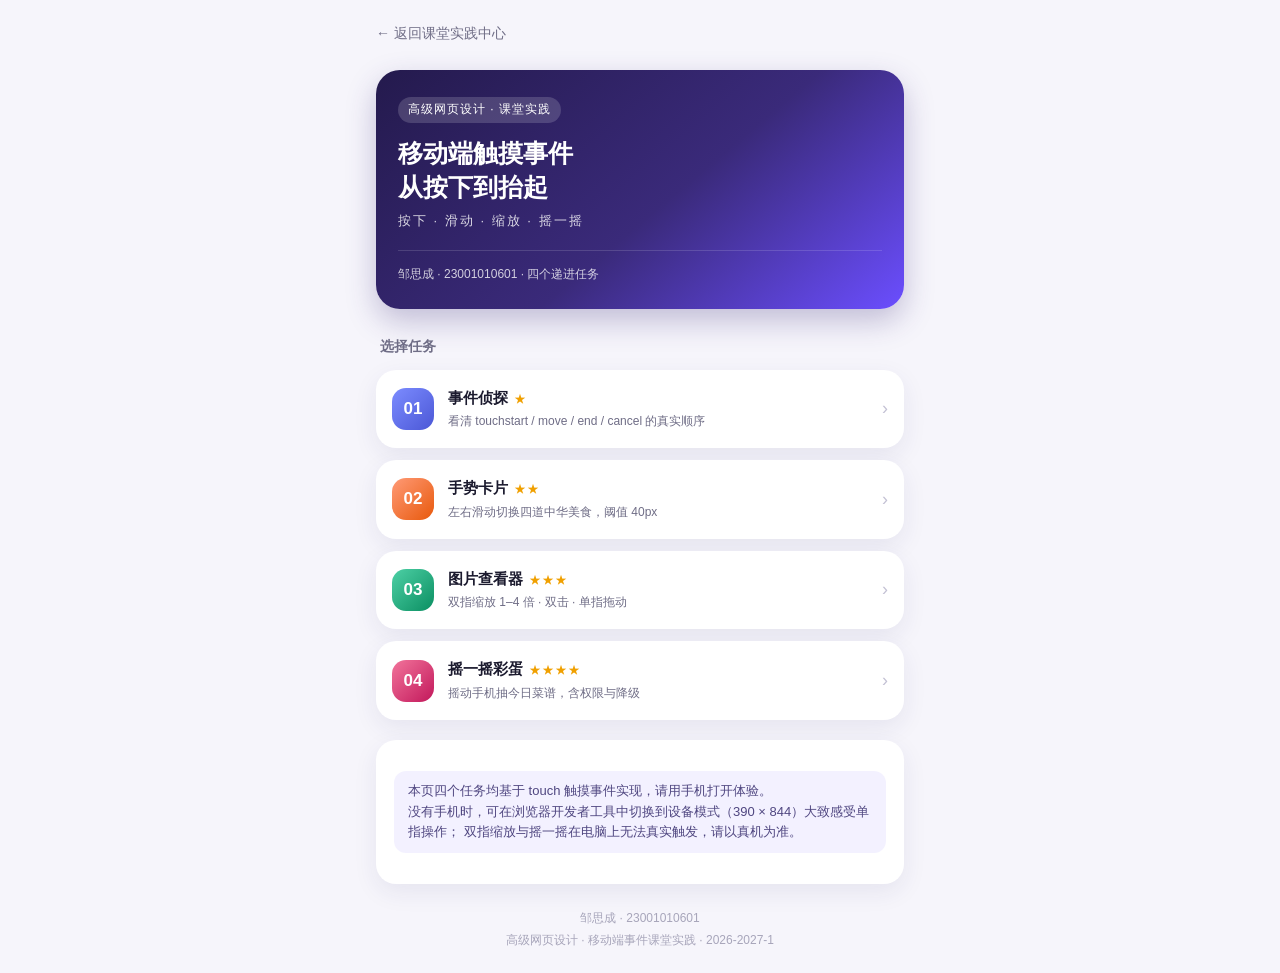
<file: index.html>
<!-- 姓名：邹思成    学号：23001010601    任务：课堂实践入口导航页    日期：2026-11-16 -->
<!DOCTYPE html>
<html lang="zh-CN">
<head>
  <meta charset="UTF-8">
  <!-- ① 视口：不写会整体缩小 -->
  <meta name="viewport" content="width=device-width, initial-scale=1.0">
  <title>移动端触摸事件课堂实践 | 邹思成</title>
  <link rel="stylesheet" href="assets/css/wy-common.css">
  <style>
    .wy_hero {
      margin-top: 8px;
      padding: 26px 22px 24px;
      border-radius: 24px;
      background: linear-gradient(140deg, #241a4d 0%, #3a2a7a 55%, #6b4eff 100%);
      color: #fff;
      box-shadow: 0 12px 30px rgba(58, 42, 122, 0.28);
    }

    .wy_hero_tag {
      display: inline-block;
      padding: 3px 10px;
      border-radius: 999px;
      background: rgba(255, 255, 255, 0.16);
      font-size: 12px;
      letter-spacing: 1px;
    }

    .wy_hero_title {
      margin: 14px 0 6px;
      font-size: 25px;
      line-height: 1.35;
      font-weight: 800;
    }

    .wy_hero_desc {
      margin: 0;
      font-size: 13px;
      opacity: 0.82;
      letter-spacing: 2px;
    }

    .wy_hero_meta {
      margin-top: 18px;
      padding-top: 14px;
      border-top: 1px solid rgba(255, 255, 255, 0.18);
      font-size: 12px;
      opacity: 0.78;
    }

    .wy_section_title {
      margin: 26px 4px 12px;
      font-size: 14px;
      color: var(--wy_sub);
      font-weight: 600;
    }

    /* 任务卡：整块可点，按压有反馈 */
    .wy_task {
      display: flex;
      align-items: center;
      gap: 14px;
      padding: 16px;
      margin-bottom: 12px;
      border-radius: var(--wy_radius);
      background: var(--wy_card);
      box-shadow: var(--wy_shadow);
      text-decoration: none;
      color: inherit;
      /* 跳转类交互用 click 即可，这里只消掉 300ms 延迟 */
      touch-action: manipulation;
      transition: transform 0.12s ease, box-shadow 0.12s ease;
    }

    .wy_task:active {
      transform: scale(0.985);
      box-shadow: 0 4px 12px rgba(43, 32, 100, 0.06);
    }

    .wy_task_no {
      flex: 0 0 auto;
      width: 42px;
      height: 42px;
      border-radius: 14px;
      display: flex;
      align-items: center;
      justify-content: center;
      font-size: 17px;
      font-weight: 800;
      color: #fff;
    }

    .wy_task_no--1 { background: linear-gradient(135deg, #7c8cff, #4b57d6); }
    .wy_task_no--2 { background: linear-gradient(135deg, #ff9a76, #e8590c); }
    .wy_task_no--3 { background: linear-gradient(135deg, #4dd0a5, #0b8f62); }
    .wy_task_no--4 { background: linear-gradient(135deg, #f2749b, #c2185b); }

    .wy_task_body {
      flex: 1 1 auto;
      min-width: 0;
    }

    .wy_task_name {
      /* 父级是 flex 里的 span，这里必须块级化，否则菜名和描述会挤在同一行 */
      display: block;
      font-size: 15px;
      font-weight: 700;
    }

    .wy_task_star {
      margin-left: 6px;
      font-size: 12px;
      font-weight: 400;
      color: #f0a000;
      letter-spacing: 1px;
    }

    .wy_task_desc {
      display: block;
      margin-top: 2px;
      font-size: 12px;
      color: var(--wy_sub);
      overflow: hidden;
      text-overflow: ellipsis;
      white-space: nowrap;
    }

    .wy_task_arrow {
      flex: 0 0 auto;
      color: #c3c1d4;
      font-size: 18px;
    }
  </style>
</head>
<body>
  <div class="wy_page">

    <div class="wy_topbar">
      <a class="wy_back" href="#">← 返回课堂实践中心</a>
    </div>

    <div class="wy_hero">
      <span class="wy_hero_tag">高级网页设计 · 课堂实践</span>
      <h1 class="wy_hero_title">移动端触摸事件<br>从按下到抬起</h1>
      <p class="wy_hero_desc">按下 · 滑动 · 缩放 · 摇一摇</p>
      <div class="wy_hero_meta">邹思成 · 23001010601 · 四个递进任务</div>
    </div>

    <div class="wy_section_title">选择任务</div>

    <a class="wy_task" href="mobile-probe.html">
      <span class="wy_task_no wy_task_no--1">01</span>
      <span class="wy_task_body">
        <span class="wy_task_name">事件侦探<span class="wy_task_star">★</span></span>
        <span class="wy_task_desc">看清 touchstart / move / end / cancel 的真实顺序</span>
      </span>
      <span class="wy_task_arrow">›</span>
    </a>

    <a class="wy_task" href="mobile-gesture.html">
      <span class="wy_task_no wy_task_no--2">02</span>
      <span class="wy_task_body">
        <span class="wy_task_name">手势卡片<span class="wy_task_star">★★</span></span>
        <span class="wy_task_desc">左右滑动切换四道中华美食，阈值 40px</span>
      </span>
      <span class="wy_task_arrow">›</span>
    </a>

    <a class="wy_task" href="mobile-zoom.html">
      <span class="wy_task_no wy_task_no--3">03</span>
      <span class="wy_task_body">
        <span class="wy_task_name">图片查看器<span class="wy_task_star">★★★</span></span>
        <span class="wy_task_desc">双指缩放 1–4 倍 · 双击 · 单指拖动</span>
      </span>
      <span class="wy_task_arrow">›</span>
    </a>

    <a class="wy_task" href="mobile-sensor.html">
      <span class="wy_task_no wy_task_no--4">04</span>
      <span class="wy_task_body">
        <span class="wy_task_name">摇一摇彩蛋<span class="wy_task_star">★★★★</span></span>
        <span class="wy_task_desc">摇动手机抽今日菜谱，含权限与降级</span>
      </span>
      <span class="wy_task_arrow">›</span>
    </a>

    <div class="wy_card" style="margin-top: 20px;">
      <p class="wy_hint">
        本页四个任务均基于 touch 触摸事件实现，请用手机打开体验。<br>
        没有手机时，可在浏览器开发者工具中切换到设备模式（390 × 844）大致感受单指操作；
        双指缩放与摇一摇在电脑上无法真实触发，请以真机为准。
      </p>
    </div>

    <div class="wy_footer">
      邹思成 · 23001010601<br>
      高级网页设计 · 移动端事件课堂实践 · 2026-2027-1
    </div>

  </div>
</body>
</html>
</file>
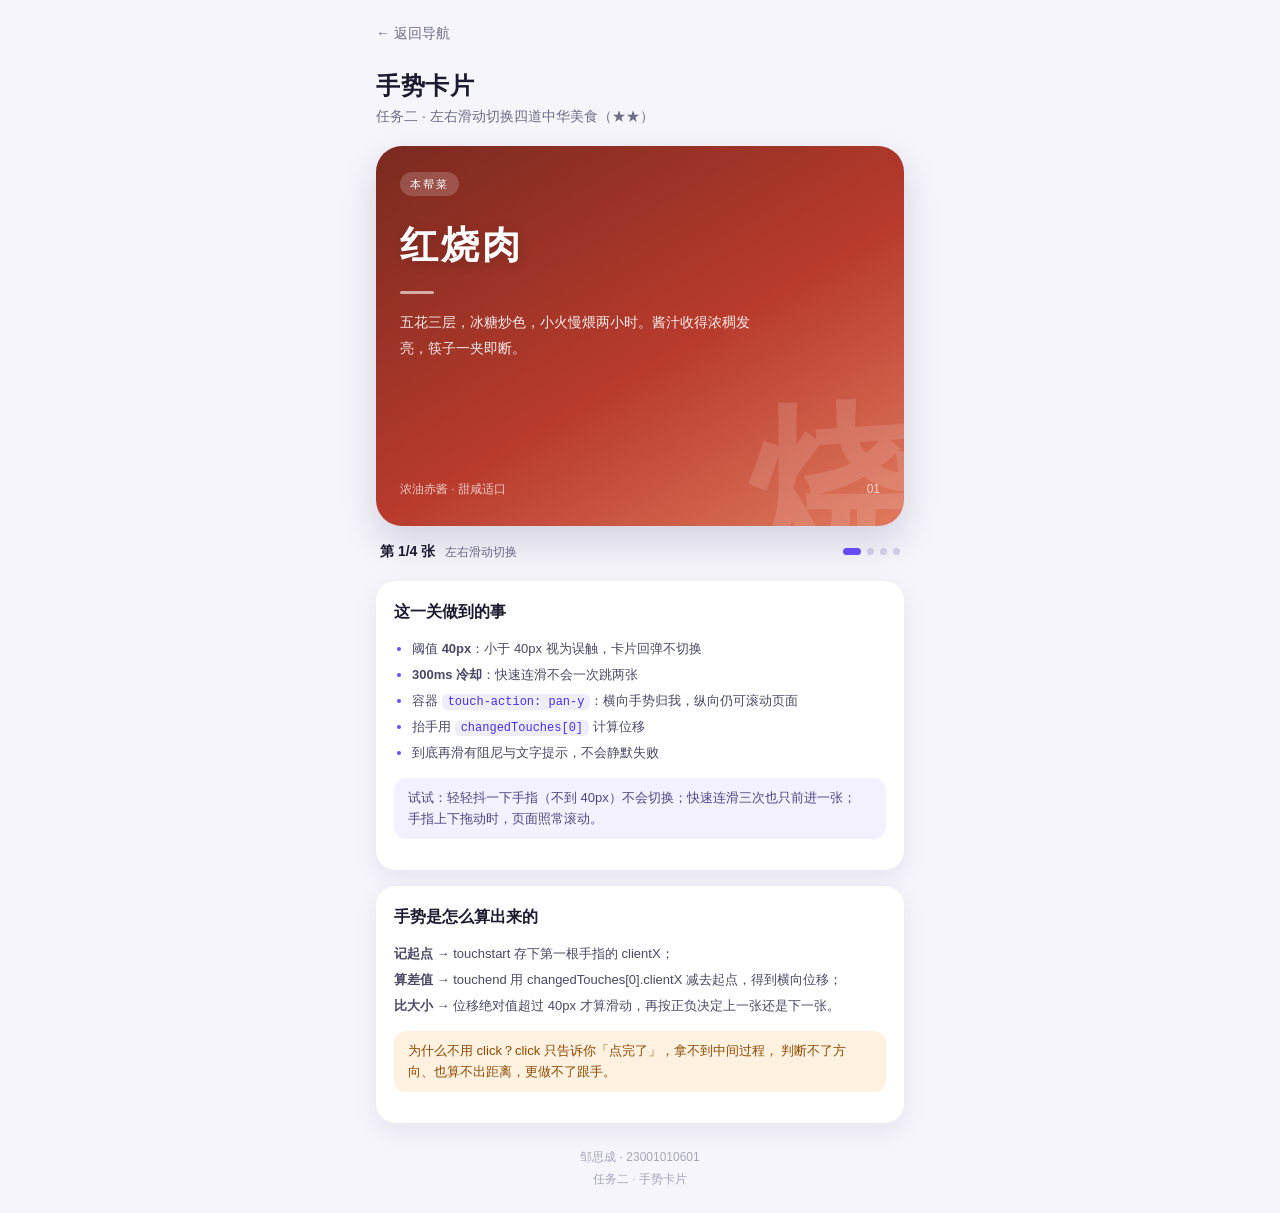
<file: mobile-gesture.html>
<!-- 姓名：邹思成    学号：23001010601    任务二：手势卡片    日期：2026-11-16 -->
<!DOCTYPE html>
<html lang="zh-CN">
<head>
  <meta charset="UTF-8">
  <!-- ① 视口：不写会整体缩小 -->
  <meta name="viewport" content="width=device-width, initial-scale=1.0">
  <title>任务二 · 手势卡片 | 邹思成</title>
  <link rel="stylesheet" href="assets/css/wy-common.css">
  <style>
    /* ---------------- 卡片舞台 ---------------- */
    .wy_deck {
      position: relative;
      border-radius: 26px;
      overflow: hidden;
      box-shadow: 0 16px 36px rgba(33, 24, 80, 0.16);
      /* ③ 只接管横向手势，纵向仍交给浏览器滚动页面 */
      touch-action: pan-y;
      user-select: none;
      -webkit-user-select: none;
    }

    .wy_track {
      display: flex;
      /* 拖动时用 JS 关掉过渡，松手切换时再打开 */
      transition: transform 0.3s cubic-bezier(0.22, 0.61, 0.36, 1);
      will-change: transform;
    }

    .wy_card_item {
      position: relative;
      flex: 0 0 100%;
      height: 380px;
      padding: 26px 24px;
      color: #fff;
      display: flex;
      flex-direction: column;
      overflow: hidden;
    }

    /* 装饰用的超大汉字，弱化在右下角 */
    .wy_card_watermark {
      position: absolute;
      right: -6px;
      bottom: -46px;
      font-size: 170px;
      font-weight: 900;
      line-height: 1;
      opacity: 0.13;
      pointer-events: none;
      letter-spacing: -8px;
    }

    .wy_card_tag {
      align-self: flex-start;
      padding: 3px 10px;
      border-radius: 999px;
      background: rgba(255, 255, 255, 0.18);
      font-size: 11px;
      letter-spacing: 2px;
    }

    .wy_card_name {
      position: relative;
      margin: 18px 0 0;
      font-size: 38px;
      font-weight: 800;
      letter-spacing: 3px;
      text-shadow: 0 2px 12px rgba(0, 0, 0, 0.18);
    }

    .wy_card_line {
      position: relative;
      width: 34px;
      height: 3px;
      margin: 14px 0 16px;
      border-radius: 2px;
      background: rgba(255, 255, 255, 0.6);
    }

    .wy_card_desc {
      position: relative;
      margin: 0;
      max-width: 78%;
      font-size: 14px;
      line-height: 1.85;
      color: rgba(255, 255, 255, 0.9);
    }

    .wy_card_foot {
      position: relative;
      margin-top: auto;
      display: flex;
      align-items: center;
      justify-content: space-between;
      font-size: 12px;
      color: rgba(255, 255, 255, 0.72);
    }

    /* 四道菜各自的渐变背景 */
    .wy_card_item--1 { background: linear-gradient(150deg, #7a2a20 0%, #b83b2c 55%, #e07a5f 100%); }
    .wy_card_item--2 { background: linear-gradient(150deg, #0c5b60 0%, #177f80 55%, #4fb3a6 100%); }
    .wy_card_item--3 { background: linear-gradient(150deg, #8c1414 0%, #c62b1e 50%, #f08a24 100%); }
    .wy_card_item--4 { background: linear-gradient(150deg, #8a6410 0%, #c79a22 55%, #f0cd6b 100%); }

    /* ---------------- 计数与提示 ---------------- */
    .wy_meta {
      display: flex;
      align-items: center;
      justify-content: space-between;
      margin-top: 14px;
      padding: 0 4px;
    }

    .wy_counter {
      font-size: 14px;
      font-weight: 700;
      color: var(--wy_text);
      font-variant-numeric: tabular-nums;
    }

    .wy_counter_sub {
      margin-left: 6px;
      font-size: 12px;
      font-weight: 400;
      color: var(--wy_sub);
    }

    .wy_dots {
      display: flex;
      gap: 6px;
    }

    .wy_dot {
      width: 7px;
      height: 7px;
      border-radius: 50%;
      background: #d5d2e6;
      transition: background 0.3s, width 0.3s;
    }

    .wy_dot.is-on {
      width: 18px;
      border-radius: 4px;
      background: var(--wy_main);
    }

    .wy_toast {
      position: fixed;
      left: 50%;
      bottom: 84px;
      transform: translate(-50%, 12px);
      padding: 10px 18px;
      border-radius: 999px;
      background: rgba(27, 26, 46, 0.9);
      color: #fff;
      font-size: 13px;
      white-space: nowrap;
      opacity: 0;
      pointer-events: none;
      transition: opacity 0.25s, transform 0.25s;
      z-index: 30;
    }

    .wy_toast.is-on {
      opacity: 1;
      transform: translate(-50%, 0);
    }

    /* ---------------- 说明区 ---------------- */
    .wy_spec {
      margin: 0;
      padding-left: 18px;
      font-size: 13px;
      color: #4a4863;
      line-height: 2;
    }

    .wy_spec li::marker {
      color: var(--wy_main);
    }

    .wy_kbd {
      padding: 1px 6px;
      border-radius: 6px;
      background: #efedf9;
      color: #4a2fe0;
      font-family: "SF Mono", Consolas, monospace;
      font-size: 12px;
    }
  </style>
</head>
<body>
  <div class="wy_page">

    <div class="wy_topbar">
      <a class="wy_back" href="index.html">← 返回导航</a>
    </div>

    <h1 class="wy_title">手势卡片</h1>
    <p class="wy_subtitle">任务二 · 左右滑动切换四道中华美食（★★）</p>

    <!-- 卡片舞台 -->
    <div class="wy_deck" id="wy_deck">
      <div class="wy_track" id="wy_track">

        <div class="wy_card_item wy_card_item--1">
          <span class="wy_card_watermark">烧</span>
          <span class="wy_card_tag">本帮菜</span>
          <h2 class="wy_card_name">红烧肉</h2>
          <div class="wy_card_line"></div>
          <p class="wy_card_desc">五花三层，冰糖炒色，小火慢煨两小时。酱汁收得浓稠发亮，筷子一夹即断。</p>
          <div class="wy_card_foot">
            <span>浓油赤酱 · 甜咸适口</span>
            <span>01</span>
          </div>
        </div>

        <div class="wy_card_item wy_card_item--2">
          <span class="wy_card_watermark">鱼</span>
          <span class="wy_card_tag">杭帮菜</span>
          <h2 class="wy_card_name">西湖醋鱼</h2>
          <div class="wy_card_line"></div>
          <p class="wy_card_desc">草鱼现杀，沸水汆熟，浇上糖醋汁。鱼肉细嫩带蟹味，酸甜之后回甘。</p>
          <div class="wy_card_foot">
            <span>酸甜清口 · 江南名馔</span>
            <span>02</span>
          </div>
        </div>

        <div class="wy_card_item wy_card_item--3">
          <span class="wy_card_watermark">麻</span>
          <span class="wy_card_tag">川菜</span>
          <h2 class="wy_card_name">麻婆豆腐</h2>
          <div class="wy_card_line"></div>
          <p class="wy_card_desc">郫县豆瓣炒出红油，花椒面最后撒。麻、辣、烫、香、酥、嫩、鲜、活，八字俱全。</p>
          <div class="wy_card_foot">
            <span>麻辣鲜香 · 一勺下饭</span>
            <span>03</span>
          </div>
        </div>

        <div class="wy_card_item wy_card_item--4">
          <span class="wy_card_watermark">鸡</span>
          <span class="wy_card_tag">粤菜</span>
          <h2 class="wy_card_name">白切鸡</h2>
          <div class="wy_card_line"></div>
          <p class="wy_card_desc">三提三放浸熟，过冰水收紧鸡皮。只蘸姜葱油，吃的就是那一口原味。</p>
          <div class="wy_card_foot">
            <span>皮爽肉滑 · 原汁原味</span>
            <span>04</span>
          </div>
        </div>

      </div>
    </div>

    <!-- 计数与小圆点 -->
    <div class="wy_meta">
      <div class="wy_counter">
        <span id="wy_counter_text">第 1/4 张</span>
        <span class="wy_counter_sub">左右滑动切换</span>
      </div>
      <div class="wy_dots" id="wy_dots">
        <span class="wy_dot is-on"></span>
        <span class="wy_dot"></span>
        <span class="wy_dot"></span>
        <span class="wy_dot"></span>
      </div>
    </div>

    <!-- 边界提示 -->
    <div class="wy_toast" id="wy_toast">提示</div>

    <div class="wy_card" style="margin-top: 18px;">
      <h2 class="wy_card_title">这一关做到的事</h2>
      <ul class="wy_spec">
        <li>阈值 <b>40px</b>：小于 40px 视为误触，卡片回弹不切换</li>
        <li><b>300ms 冷却</b>：快速连滑不会一次跳两张</li>
        <li>容器 <span class="wy_kbd">touch-action: pan-y</span>：横向手势归我，纵向仍可滚动页面</li>
        <li>抬手用 <span class="wy_kbd">changedTouches[0]</span> 计算位移</li>
        <li>到底再滑有阻尼与文字提示，不会静默失败</li>
      </ul>
      <p class="wy_hint" style="margin-top: 12px;">
        试试：轻轻抖一下手指（不到 40px）不会切换；快速连滑三次也只前进一张；
        手指上下拖动时，页面照常滚动。
      </p>
    </div>

    <div class="wy_card">
      <h2 class="wy_card_title">手势是怎么算出来的</h2>
      <p style="margin: 0; font-size: 13px; color: #4a4863; line-height: 2;">
        <b>记起点</b> → touchstart 存下第一根手指的 clientX；<br>
        <b>算差值</b> → touchend 用 changedTouches[0].clientX 减去起点，得到横向位移；<br>
        <b>比大小</b> → 位移绝对值超过 40px 才算滑动，再按正负决定上一张还是下一张。
      </p>
      <p class="wy_hint wy_hint--warn" style="margin-top: 12px;">
        为什么不用 click？click 只告诉你「点完了」，拿不到中间过程，
        判断不了方向、也算不出距离，更做不了跟手。
      </p>
    </div>

    <div class="wy_footer">
      邹思成 · 23001010601<br>
      任务二 · 手势卡片
    </div>

  </div>

  <script>
    (function () {
      'use strict';

      /* ============ 元素与常量 ============ */
      var wy_deck = document.getElementById('wy_deck');
      var wy_track = document.getElementById('wy_track');
      var wy_dots = document.getElementById('wy_dots').children;
      var wy_counterText = document.getElementById('wy_counter_text');
      var wy_toast = document.getElementById('wy_toast');

      var WY_TOTAL = 4;          // 卡片总数
      var WY_THRESHOLD = 40;     // 阈值：小于它算误触
      var WY_COOLDOWN = 300;     // 冷却：两次切换之间的最小间隔
      var WY_LOCK_PX = 6;        // 方向判定前的最小位移，避免手抖就吃掉纵向滚动

      /* ============ 状态 ============ */
      var wy_index = 0;          // 当前第几张（从 0 开始）
      var wy_step = 0;           // 一张卡片的宽度
      var wy_startX = 0;         // 手指按下时的横向坐标
      var wy_startY = 0;         // 手指按下时的纵向坐标
      var wy_axis = '';          // '' 未定向 / 'x' 横向 / 'y' 纵向
      var wy_lockedUntil = 0;    // 冷却结束时间戳
      var wy_skip = false;       // 本次手势是否整段忽略
      var wy_toastTimer = null;

      /* ============ 渲染 ============ */
      function wy_measure() {
        wy_step = wy_deck.clientWidth;
      }

      // wy_offset 是拖动时的临时像素偏移，wy_animate 决定是否播放过渡
      function wy_render(wy_offset, wy_animate) {
        wy_track.style.transition = wy_animate
          ? 'transform 0.3s cubic-bezier(0.22, 0.61, 0.36, 1)'
          : 'none';
        wy_track.style.transform =
          'translate3d(' + (-wy_index * wy_step + wy_offset) + 'px, 0, 0)';
      }

      function wy_updateMeta() {
        wy_counterText.textContent = '第 ' + (wy_index + 1) + '/' + WY_TOTAL + ' 张';
        for (var wy_i = 0; wy_i < wy_dots.length; wy_i++) {
          wy_dots[wy_i].classList.toggle('is-on', wy_i === wy_index);
        }
      }

      // 底部浮条提示，1.5 秒后自动消失
      function wy_showToast(wy_text) {
        wy_toast.textContent = wy_text;
        wy_toast.classList.add('is-on');
        clearTimeout(wy_toastTimer);
        wy_toastTimer = setTimeout(function () {
          wy_toast.classList.remove('is-on');
        }, 1500);
      }

      /* ============ 手势 ============ */

      wy_deck.addEventListener('touchstart', function (e) {
        // 冷却期内整段忽略，防止快速连滑一次跳两张
        if (Date.now() < wy_lockedUntil) {
          wy_skip = true;
          return;
        }
        wy_skip = false;

        var wy_t = e.touches[0];
        wy_startX = wy_t.clientX;
        wy_startY = wy_t.clientY;
        wy_axis = '';
        wy_measure();
      }, { passive: true });

      wy_deck.addEventListener('touchmove', function (e) {
        if (wy_skip || wy_axis === 'y') {
          return;
        }

        var wy_t = e.touches[0];
        var wy_dx = wy_t.clientX - wy_startX;
        var wy_dy = wy_t.clientY - wy_startY;

        // 还没定向：超过 6px 后按主导方向决定这块手势归谁
        if (wy_axis === '') {
          if (Math.abs(wy_dx) < WY_LOCK_PX && Math.abs(wy_dy) < WY_LOCK_PX) {
            return;
          }
          if (Math.abs(wy_dy) > Math.abs(wy_dx)) {
            wy_axis = 'y';   // 纵向手势交给浏览器，卡片不动
            return;
          }
          wy_axis = 'x';
        }

        // 到边界还往外拖：位移打折，做出"拉不动"的阻尼手感
        var wy_atStart = wy_index === 0 && wy_dx > 0;
        var wy_atEnd = wy_index === WY_TOTAL - 1 && wy_dx < 0;
        var wy_show = (wy_atStart || wy_atEnd) ? wy_dx * 0.35 : wy_dx;

        wy_render(wy_show, false);
      }, { passive: true });

      wy_deck.addEventListener('touchend', function (e) {
        if (wy_skip || wy_axis !== 'x') {
          wy_axis = '';
          return;
        }

        // 抬手时手指已从 touches 移除，位移必须用 changedTouches[0]
        var wy_endX = e.changedTouches[0].clientX;
        var wy_dx = wy_endX - wy_startX;

        if (Math.abs(wy_dx) < WY_THRESHOLD) {
          // 没到阈值：当作误触，原地回弹
          wy_render(0, true);
          wy_axis = '';
          return;
        }

        if (wy_dx < 0) {
          // 向左滑 → 下一张
          if (wy_index >= WY_TOTAL - 1) {
            wy_render(0, true);
            wy_showToast('已经是最后一张');
          } else {
            wy_index++;
            wy_render(0, true);
            wy_updateMeta();
            wy_lockedUntil = Date.now() + WY_COOLDOWN;
          }
        } else {
          // 向右滑 → 上一张
          if (wy_index <= 0) {
            wy_render(0, true);
            wy_showToast('已经是第一张');
          } else {
            wy_index--;
            wy_render(0, true);
            wy_updateMeta();
            wy_lockedUntil = Date.now() + WY_COOLDOWN;
          }
        }

        wy_axis = '';
      }, { passive: true });

      // 被来电、通知打断时收尾，避免卡片卡在半途
      wy_deck.addEventListener('touchcancel', function () {
        wy_axis = '';
        wy_skip = false;
        wy_render(0, true);
      }, { passive: true });

      /* ============ 初始化与自适应 ============ */
      wy_measure();
      wy_render(0, false);
      wy_updateMeta();

      // 横竖屏切换或改变窗口宽度后，重新按新宽度定位
      window.addEventListener('resize', function () {
        wy_measure();
        wy_render(0, false);
      });

    })();
  </script>
</body>
</html>
</file>
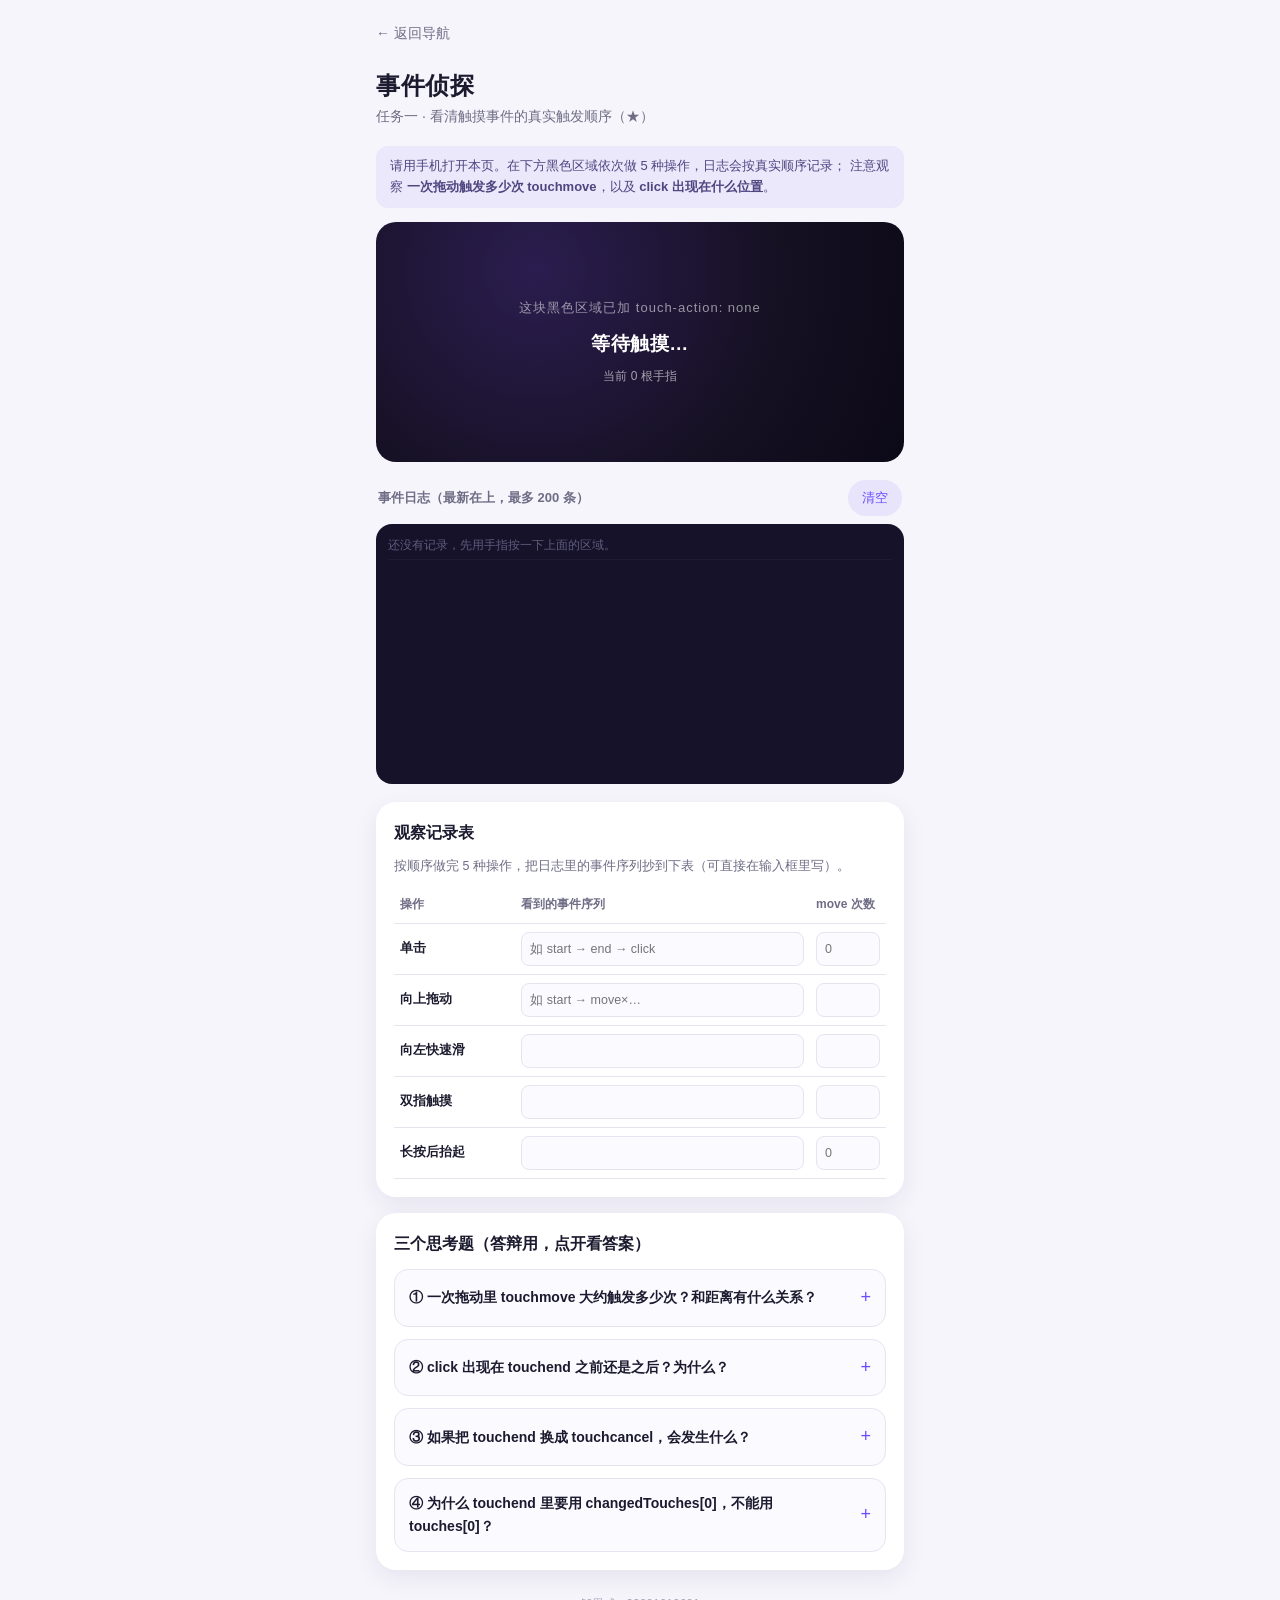
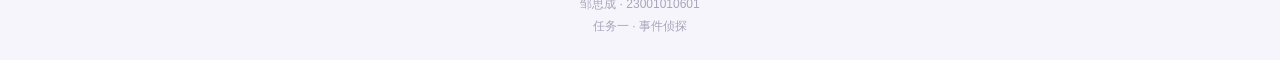
<file: mobile-probe.html>
<!-- 姓名：邹思成    学号：23001010601    任务一：事件侦探    日期：2026-11-16 -->
<!DOCTYPE html>
<html lang="zh-CN">
<head>
  <meta charset="UTF-8">
  <!-- ① 视口：不写会整体缩小 -->
  <meta name="viewport" content="width=device-width, initial-scale=1.0">
  <title>任务一 · 事件侦探 | 邹思成</title>
  <link rel="stylesheet" href="assets/css/wy-common.css">
  <style>
    /* ---------------- 探针区 ---------------- */
    .wy_probe {
      position: relative;
      height: 240px;
      border-radius: 20px;
      background: radial-gradient(circle at 30% 20%, #2b1d4f 0%, #151022 60%, #0c0917 100%);
      color: #fff;
      display: flex;
      flex-direction: column;
      align-items: center;
      justify-content: center;
      text-align: center;
      overflow: hidden;
      /* ③ 这块区域的手势归我，浏览器不要滚动页面 */
      touch-action: none;
      user-select: none;
      -webkit-user-select: none;
      /* iOS 长按不弹系统菜单 */
      -webkit-touch-callout: none;
    }

    /* 拖动时出现的光圈，给手指一个"被接住"的反馈 */
    .wy_probe_halo {
      position: absolute;
      width: 120px;
      height: 120px;
      border-radius: 50%;
      background: radial-gradient(circle, rgba(140, 110, 255, 0.55) 0%, rgba(140, 110, 255, 0) 70%);
      transform: translate(-50%, -50%);
      opacity: 0;
      transition: opacity 0.2s;
      pointer-events: none;
    }

    .wy_probe_halo.is-on {
      opacity: 1;
    }

    .wy_probe_hint {
      position: relative;
      font-size: 13px;
      letter-spacing: 1px;
      opacity: 0.55;
    }

    .wy_probe_state {
      position: relative;
      margin-top: 10px;
      font-size: 19px;
      font-weight: 700;
      letter-spacing: 0.5px;
      min-height: 28px;
    }

    .wy_probe_count {
      position: relative;
      margin-top: 8px;
      font-size: 12px;
      opacity: 0.6;
      font-variant-numeric: tabular-nums;
    }

    /* ---------------- 日志 ---------------- */
    .wy_logbar {
      display: flex;
      align-items: center;
      justify-content: space-between;
      margin: 18px 2px 8px;
    }

    .wy_logbar_label {
      font-size: 13px;
      color: var(--wy_sub);
      font-weight: 600;
    }

    .wy_log_clear {
      min-height: 36px;
      padding: 0 14px;
      border: 0;
      border-radius: 999px;
      background: rgba(107, 78, 255, 0.1);
      color: var(--wy_main);
      font-size: 13px;
      font-family: inherit;
      touch-action: manipulation;
    }

    .wy_log_clear:active {
      background: rgba(107, 78, 255, 0.22);
    }

    .wy_log {
      height: 260px;
      margin: 0;
      padding: 10px 12px;
      list-style: none;
      border-radius: 16px;
      background: #15122a;
      overflow-y: auto;
      -webkit-overflow-scrolling: touch;
      font-family: "SF Mono", Consolas, "Courier New", monospace;
      font-size: 12px;
      line-height: 1.9;
      color: #cfcbe8;
    }

    .wy_log li {
      padding: 1px 0;
      white-space: nowrap;
      border-bottom: 1px solid rgba(255, 255, 255, 0.04);
    }

    .wy_log_time {
      display: inline-block;
      width: 52px;
      color: #6f6a93;
    }

    .wy_log_name {
      display: inline-block;
      width: 92px;
      font-weight: 700;
    }

    .wy_log_name--start   { color: #7ee3a8; }
    .wy_log_name--move    { color: #7fb2ff; }
    .wy_log_name--end     { color: #ffcc66; }
    .wy_log_name--cancel  { color: #ff7a7a; }
    .wy_log_name--click   { color: #d0a6ff; }

    .wy_log_empty {
      color: #5f5b7d;
    }

    /* ---------------- 记录表 ---------------- */
    .wy_table {
      width: 100%;
      border-collapse: collapse;
      font-size: 12.5px;
    }

    .wy_table th,
    .wy_table td {
      padding: 8px 6px;
      border-bottom: 1px solid var(--wy_line);
      text-align: left;
      vertical-align: middle;
    }

    .wy_table th {
      color: var(--wy_sub);
      font-weight: 600;
      font-size: 12px;
      white-space: nowrap;
    }

    .wy_table td:first-child {
      font-weight: 700;
      white-space: nowrap;
    }

    .wy_table input {
      width: 100%;
      min-height: 34px;
      padding: 4px 8px;
      border: 1px solid var(--wy_line);
      border-radius: 8px;
      background: #fafaff;
      color: var(--wy_text);
      font-family: inherit;
      font-size: 12.5px;
    }

    .wy_table input:focus {
      outline: none;
      border-color: var(--wy_main);
    }

    /* ---------------- 答案折叠 ---------------- */
    .wy_answer {
      margin-top: 12px;
      border: 1px solid var(--wy_line);
      border-radius: 14px;
      background: #fbfaff;
      overflow: hidden;
    }

    .wy_answer summary {
      padding: 13px 14px;
      font-size: 14px;
      font-weight: 600;
      cursor: pointer;
      list-style: none;
      min-height: 44px;
      display: flex;
      align-items: center;
      touch-action: manipulation;
    }

    .wy_answer summary::-webkit-details-marker {
      display: none;
    }

    .wy_answer summary::after {
      content: "+";
      margin-left: auto;
      color: var(--wy_main);
      font-size: 18px;
      font-weight: 400;
    }

    .wy_answer[open] summary::after {
      content: "−";
    }

    .wy_answer_body {
      padding: 0 14px 14px;
      font-size: 13.5px;
      color: #43415c;
    }

    .wy_answer_body p {
      margin: 8px 0;
    }

    .wy_answer_body b {
      color: var(--wy_text);
    }

    .wy_kbd {
      padding: 1px 6px;
      border-radius: 6px;
      background: #efedf9;
      color: #4a2fe0;
      font-family: "SF Mono", Consolas, monospace;
      font-size: 12px;
    }
  </style>
</head>
<body>
  <div class="wy_page">

    <div class="wy_topbar">
      <a class="wy_back" href="index.html">← 返回导航</a>
    </div>

    <h1 class="wy_title">事件侦探</h1>
    <p class="wy_subtitle">任务一 · 看清触摸事件的真实触发顺序（★）</p>

    <p class="wy_hint" style="margin-bottom: 14px;">
      请用手机打开本页。在下方黑色区域依次做 5 种操作，日志会按真实顺序记录；
      注意观察 <b>一次拖动触发多少次 touchmove</b>，以及 <b>click 出现在什么位置</b>。
    </p>

    <!-- 探针区 -->
    <div class="wy_probe" id="wy_probe">
      <div class="wy_probe_halo" id="wy_probe_halo"></div>
      <div class="wy_probe_hint">这块黑色区域已加 touch-action: none</div>
      <div class="wy_probe_state" id="wy_probe_state">等待触摸…</div>
      <div class="wy_probe_count" id="wy_probe_count">当前 0 根手指</div>
    </div>

    <!-- 日志 -->
    <div class="wy_logbar">
      <span class="wy_logbar_label">事件日志（最新在上，最多 200 条）</span>
      <button class="wy_log_clear" id="wy_log_clear" type="button">清空</button>
    </div>
    <ul class="wy_log" id="wy_log">
      <li class="wy_log_empty">还没有记录，先用手指按一下上面的区域。</li>
    </ul>

    <!-- 观察记录表 -->
    <div class="wy_card" style="margin-top: 18px;">
      <h2 class="wy_card_title">观察记录表</h2>
      <p style="margin: 0 0 10px; font-size: 12.5px; color: var(--wy_sub);">
        按顺序做完 5 种操作，把日志里的事件序列抄到下表（可直接在输入框里写）。
      </p>
      <table class="wy_table">
        <thead>
          <tr>
            <th>操作</th>
            <th>看到的事件序列</th>
            <th style="width: 76px;">move 次数</th>
          </tr>
        </thead>
        <tbody>
          <tr>
            <td>单击</td>
            <td><input type="text" placeholder="如 start → end → click" aria-label="单击的事件序列"></td>
            <td><input type="text" placeholder="0" aria-label="单击的 move 次数"></td>
          </tr>
          <tr>
            <td>向上拖动</td>
            <td><input type="text" placeholder="如 start → move×…" aria-label="向上拖动的事件序列"></td>
            <td><input type="text" aria-label="向上拖动的 move 次数"></td>
          </tr>
          <tr>
            <td>向左快速滑</td>
            <td><input type="text" aria-label="向左快速滑的事件序列"></td>
            <td><input type="text" aria-label="向左快速滑的 move 次数"></td>
          </tr>
          <tr>
            <td>双指触摸</td>
            <td><input type="text" aria-label="双指触摸的事件序列"></td>
            <td><input type="text" aria-label="双指触摸的 move 次数"></td>
          </tr>
          <tr>
            <td>长按后抬起</td>
            <td><input type="text" aria-label="长按后抬起的事件序列"></td>
            <td><input type="text" placeholder="0" aria-label="长按后抬起的 move 次数"></td>
          </tr>
        </tbody>
      </table>
    </div>

    <!-- 三问答案 -->
    <div class="wy_card">
      <h2 class="wy_card_title">三个思考题（答辩用，点开看答案）</h2>

      <details class="wy_answer">
        <summary>① 一次拖动里 touchmove 大约触发多少次？和距离有什么关系？</summary>
        <div class="wy_answer_body">
          <p>
            没有固定值，<b>次数 = 拖动过程被浏览器采样到多少帧</b>。浏览器通常在每一帧（约 16ms，60Hz）派发一次
            <span class="wy_kbd">touchmove</span>，所以：
          </p>
          <p>
            · <b>慢速拖动</b>：手指停留时间长，200px 可能触发 30–50 次；<br>
            · <b>快速甩动</b>：手指很快离开屏幕，200px 可能只有 3–8 次；<br>
            · <b>距离越大、时间越长，次数越多</b>，但次数取决于「时长 × 采样率」，不等同于距离。
          </p>
          <p>
            本页日志左侧的毫秒数是与上一条记录的间隔，可以看到 move 基本稳定在 8–20ms 一次。
            正因如此，手势逻辑必须能在 <b>任意次数的 move</b> 下都算出正确结果（所以最终要算的是总位移，而不是数次数）。
          </p>
        </div>
      </details>

      <details class="wy_answer">
        <summary>② click 出现在 touchend 之前还是之后？为什么？</summary>
        <div class="wy_answer_body">
          <p>
            在 <span class="wy_kbd">touchend</span> <b>之后</b>。浏览器要判断这次触摸是不是「点击」——
            传统实现会等约 300ms 看有没有第二次点击（双击缩放），确认后才补发一次 click。
          </p>
          <p>
            实测还能看到两种情况：<br>
            · 缓慢拖动一段距离后抬手，click <b>可能不出现</b>（移动距离过大，浏览器判定为拖动而非点击）；<br>
            · 如果触摸处理里调用了 <span class="wy_kbd">preventDefault()</span>，click 也会被阻止。
          </p>
          <p>
            这就是「点一次执行两次」的根源：<b>touch 与 click 两套逻辑不能同时绑在同一个动作上</b>，必须二选一。
          </p>
        </div>
      </details>

      <details class="wy_answer">
        <summary>③ 如果把 touchend 换成 touchcancel，会发生什么？</summary>
        <div class="wy_answer_body">
          <p>
            正常抬手<b>不会</b>触发 touchcancel，只有手势被系统打断时才会——来电、通知横幅、系统手势返回、
            弹窗抢焦点、指纹解锁等。
          </p>
          <p>
            如果只监听 touchcancel 代替 touchend：<b>正常松开手指时什么都收不到</b>。
            于是长按定时器不会取消（松手后仍会弹出「长按」）、卡片停在半途、拖动状态卡死，
            下一次手势还会带着上一次的残留数据继续算。
          </p>
          <p>
            正确做法是<b>两个都监听</b>：touchend 负责正常收尾，touchcancel 负责异常兜底，
            且两者的清理逻辑写成同一个函数，避免漏清。
          </p>
        </div>
      </details>

      <details class="wy_answer">
        <summary>④ 为什么 touchend 里要用 changedTouches[0]，不能用 touches[0]？</summary>
        <div class="wy_answer_body">
          <p>
            <b>touches</b> 是「此刻仍停留在屏幕上的所有手指」，<b>changedTouches</b> 是「本次事件中发生变化的手指」。
          </p>
          <p>
            抬手的一瞬间，那根手指已经从 touches 里被移除了——
            单指操作时 <span class="wy_kbd">touches.length</span> 直接变成 0，
            <span class="wy_kbd">touches[0]</span> 是 <b>undefined</b>，读 clientX 立刻报错；
            双指时它拿到的会是<b>还按着的那根手指</b>，算出来的滑动距离完全错误。
          </p>
          <p>
            而 changedTouches 在 touchend 时恰好保存了「刚刚抬起的那根手指」的最终坐标，
            所以算位移、算速度都必须用它。
          </p>
        </div>
      </details>
    </div>

    <div class="wy_footer">
      邹思成 · 23001010601<br>
      任务一 · 事件侦探
    </div>

  </div>

  <script>
    (function () {
      'use strict';

      /* ============ 元素引用 ============ */
      var wy_probe = document.getElementById('wy_probe');
      var wy_probeState = document.getElementById('wy_probe_state');
      var wy_probeCount = document.getElementById('wy_probe_count');
      var wy_probeHalo = document.getElementById('wy_probe_halo');
      var wy_log = document.getElementById('wy_log');
      var wy_clearBtn = document.getElementById('wy_log_clear');

      var WY_MAX = 200;      // 日志上限，防止长时间拖动把 DOM 撑爆
      var wy_lastTime = 0;   // 上一条日志的时间戳，用来算间隔

      /* ============ 工具函数 ============ */

      // 事件名的中文说明，方便肉眼对照
      var wy_nameMap = {
        touchstart: 'touchstart',
        touchmove: 'touchmove',
        touchend: 'touchend',
        touchcancel: 'touchcancel',
        click: 'click'
      };

      // 往日志顶部插一条记录
      function wy_pushLog(name, detail, gap) {
        // 第一条记录时把"暂无记录"的占位删掉
        var wy_empty = wy_log.querySelector('.wy_log_empty');
        if (wy_empty) {
          wy_log.removeChild(wy_empty);
        }

        var wy_li = document.createElement('li');

        var wy_time = document.createElement('span');
        wy_time.className = 'wy_log_time';
        wy_time.textContent = gap === null ? '0ms' : '+' + gap + 'ms';

        var wy_name = document.createElement('span');
        wy_name.className = 'wy_log_name wy_log_name--' + name.replace('touch', '');
        wy_name.textContent = wy_nameMap[name] || name;

        var wy_detail = document.createElement('span');
        wy_detail.textContent = detail;

        wy_li.appendChild(wy_time);
        wy_li.appendChild(wy_name);
        wy_li.appendChild(wy_detail);

        // 最新在上：直接插到最前面
        wy_log.insertBefore(wy_li, wy_log.firstChild);

        // 超出上限时从尾部删，保持列表长度恒定
        while (wy_log.children.length > WY_MAX) {
          wy_log.removeChild(wy_log.lastChild);
        }
      }

      // 取第一根手指的坐标（探针只需要"看看"，用 touches 即可）
      function wy_firstTouch(e) {
        if (e.touches && e.touches.length > 0) {
          return e.touches[0];
        }
        return null;
      }

      // 计算与上一条日志的时间间隔
      function wy_gap() {
        var wy_now = performance.now();
        var wy_g = wy_lastTime ? Math.round(wy_now - wy_lastTime) : null;
        wy_lastTime = wy_now;
        return wy_g;
      }

      // 更新大字状态
      function wy_updateState(name, count, x, y) {
        wy_probeState.textContent = name + (count > 0 ? ' · ' + count + ' 根手指' : '');
        wy_probeCount.textContent = x === null
          ? '当前 0 根手指'
          : '第一指 x=' + x + ' y=' + y + ' · 共 ' + count + ' 根';
      }

      /* ============ touchstart ============ */
      wy_probe.addEventListener('touchstart', function (e) {
        var wy_t = wy_firstTouch(e);
        var wy_x = wy_t ? Math.round(wy_t.clientX) : null;
        var wy_y = wy_t ? Math.round(wy_t.clientY) : null;

        wy_pushLog('touchstart', ' · ' + e.touches.length + ' 指 · x=' + wy_x + ' y=' + wy_y, wy_gap());
        wy_updateState('touchstart', e.touches.length, wy_x, wy_y);
        wy_moveHalo(e, true);
      }, { passive: true });

      /* ============ touchmove ============ */
      wy_probe.addEventListener('touchmove', function (e) {
        var wy_t = wy_firstTouch(e);
        var wy_x = wy_t ? Math.round(wy_t.clientX) : null;
        var wy_y = wy_t ? Math.round(wy_t.clientY) : null;

        wy_pushLog('touchmove', ' · ' + e.touches.length + ' 指 · x=' + wy_x + ' y=' + wy_y, wy_gap());
        wy_updateState('touchmove', e.touches.length, wy_x, wy_y);
        wy_moveHalo(e, true);
      }, { passive: true });

      /* ============ touchend ============ */
      wy_probe.addEventListener('touchend', function (e) {
        // 抬手时这根手指已经不在 touches 里，必须用 changedTouches
        var wy_t = e.changedTouches[0];
        var wy_x = Math.round(wy_t.clientX);
        var wy_y = Math.round(wy_t.clientY);

        wy_pushLog('touchend', ' · 剩余 ' + e.touches.length + ' 指 · x=' + wy_x + ' y=' + wy_y, wy_gap());
        wy_updateState('touchend', e.touches.length, wy_x, wy_y);

        if (e.touches.length === 0) {
          wy_moveHalo(e, false);
        }
      }, { passive: true });

      /* ============ touchcancel ============ */
      wy_probe.addEventListener('touchcancel', function (e) {
        wy_pushLog('touchcancel', ' · 手势被系统打断', wy_gap());
        wy_probeState.textContent = 'touchcancel 被系统打断';
        wy_probeCount.textContent = '当前 0 根手指';
        wy_moveHalo(e, false);
      }, { passive: true });

      /* ============ click（观察它排在 touchend 之后） ============ */
      wy_probe.addEventListener('click', function (e) {
        wy_pushLog('click', ' · x=' + Math.round(e.clientX) + ' y=' + Math.round(e.clientY), wy_gap());
      });

      /* ============ 光圈跟随手指 ============ */
      function wy_moveHalo(e, wy_show) {
        if (!wy_show) {
          wy_probeHalo.classList.remove('is-on');
          return;
        }
        var wy_t = wy_firstTouch(e);
        if (!wy_t) {
          return;
        }
        // 转成相对探针区的坐标
        var wy_rect = wy_probe.getBoundingClientRect();
        wy_probeHalo.style.left = (wy_t.clientX - wy_rect.left) + 'px';
        wy_probeHalo.style.top = (wy_t.clientY - wy_rect.top) + 'px';
        wy_probeHalo.classList.add('is-on');
      }

      /* ============ 清空 ============ */
      wy_clearBtn.addEventListener('click', function () {
        wy_log.innerHTML = '<li class="wy_log_empty">已清空，重新按一下上面的区域。</li>';
        wy_lastTime = 0;
        wy_probeState.textContent = '等待触摸…';
        wy_probeCount.textContent = '当前 0 根手指';
        wy_probeHalo.classList.remove('is-on');
      });

    })();
  </script>
</body>
</html>
</file>
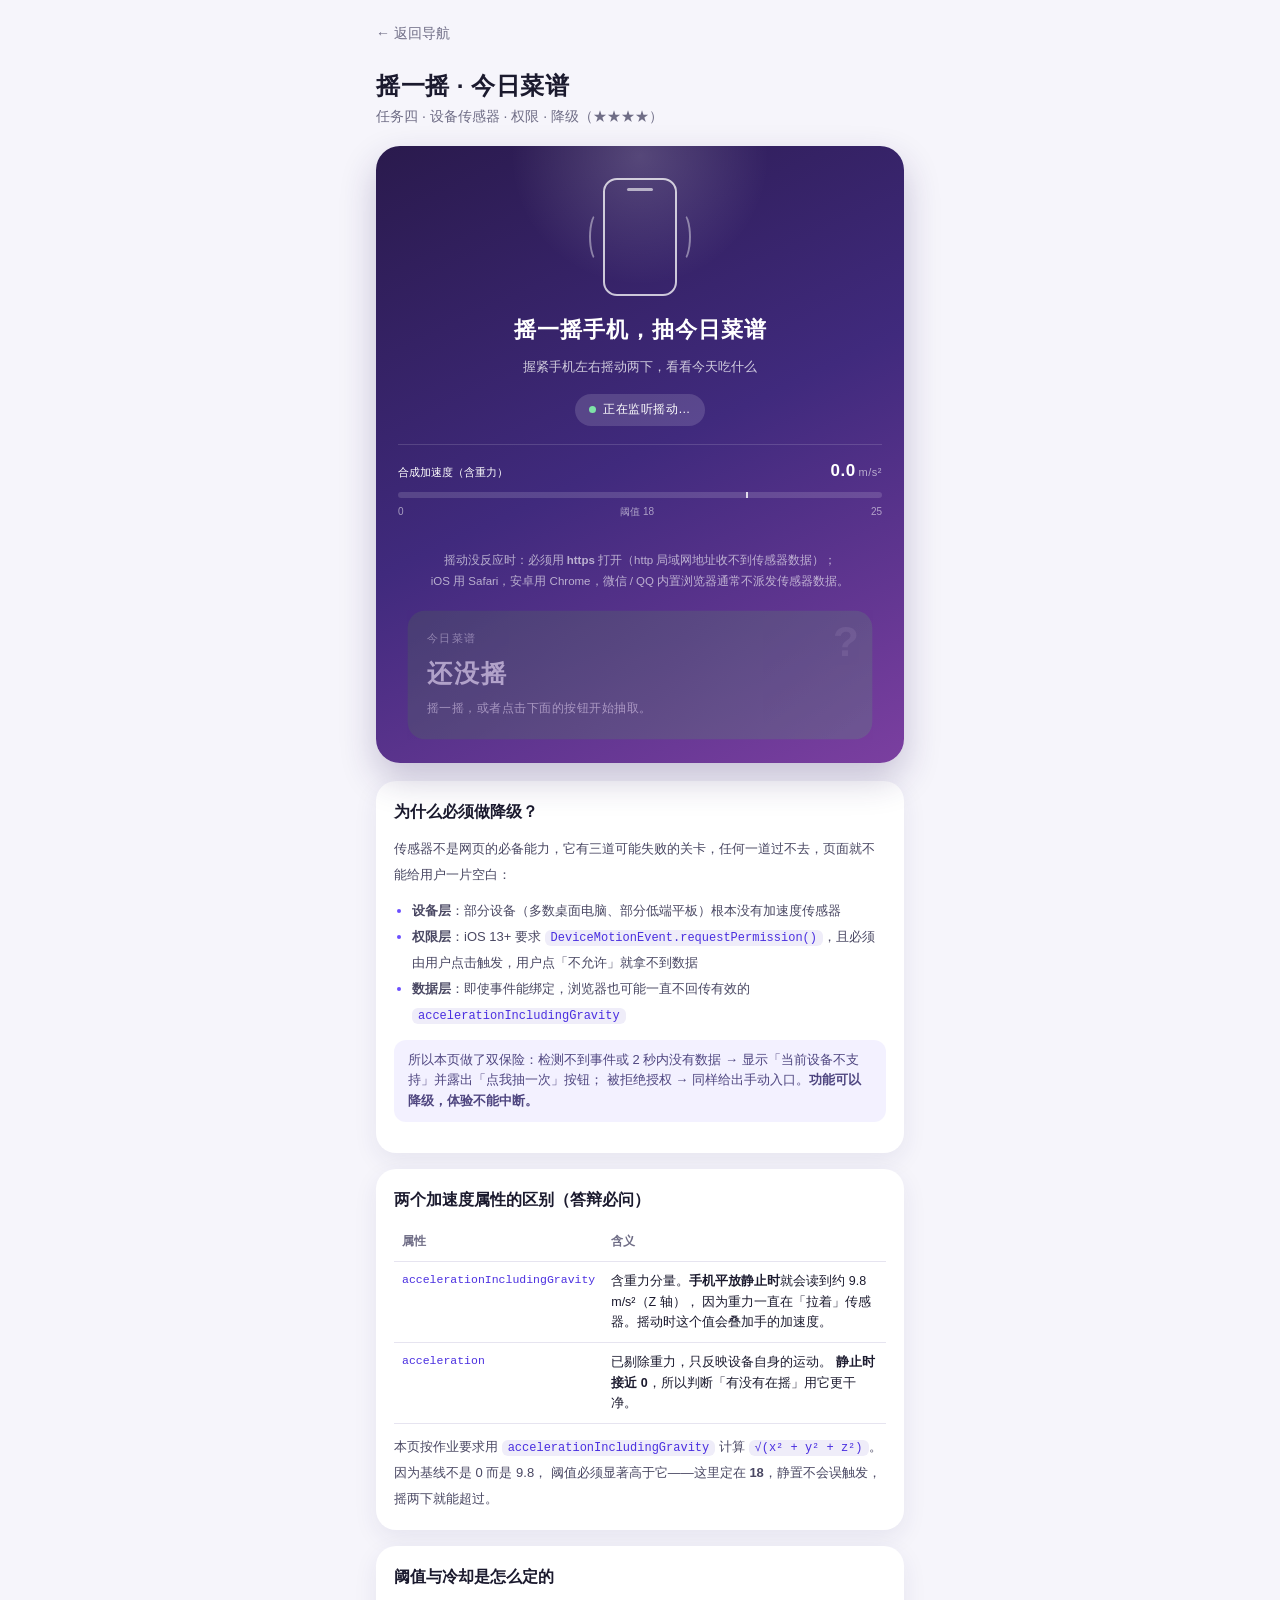
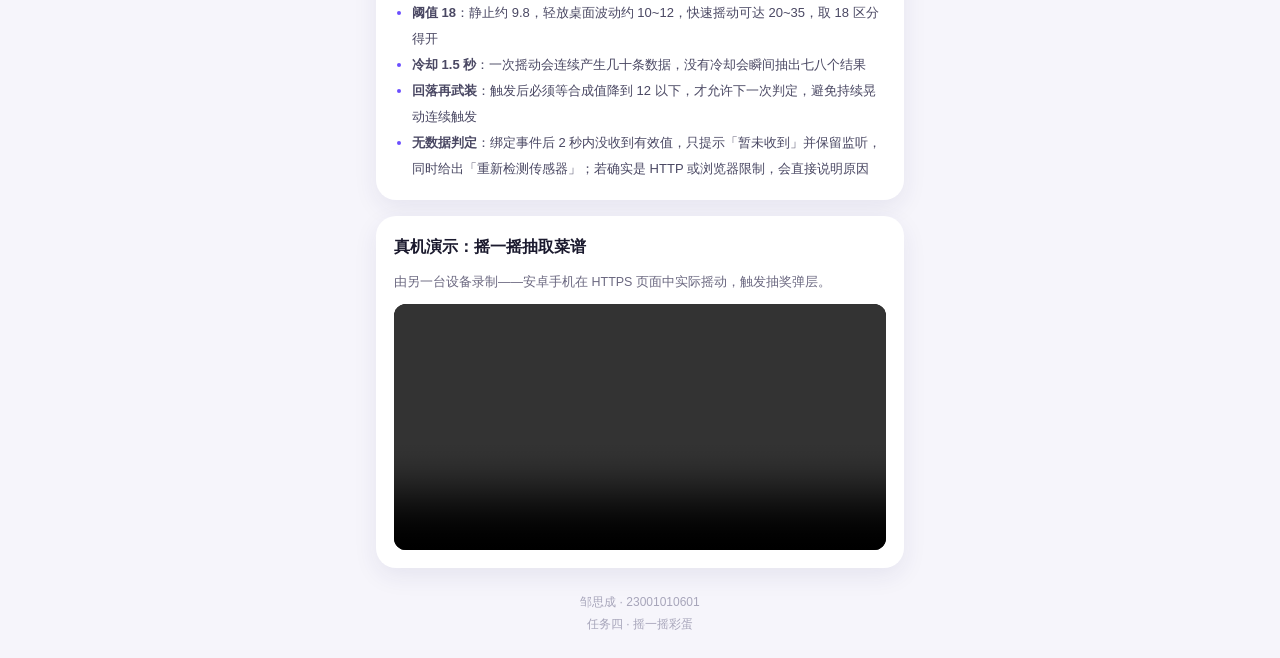
<file: mobile-sensor.html>
<!-- 姓名：邹思成    学号：23001010601    任务四：摇一摇抽菜谱    日期：2026-11-16 -->
<!DOCTYPE html>
<html lang="zh-CN">
<head>
  <meta charset="UTF-8">
  <!-- ① 视口：不写会整体缩小 -->
  <meta name="viewport" content="width=device-width, initial-scale=1.0">
  <title>任务四 · 摇一摇抽菜谱 | 邹思成</title>
  <link rel="stylesheet" href="assets/css/wy-common.css">
  <style>
    /* ---------------- 主视觉 ---------------- */
    .wy_hero {
      position: relative;
      padding: 28px 22px 22px;
      border-radius: 24px;
      background: linear-gradient(155deg, #2a1a4d 0%, #402a7d 50%, #7b3fa0 100%);
      color: #fff;
      text-align: center;
      overflow: hidden;
      box-shadow: 0 16px 36px rgba(45, 28, 96, 0.24);
    }

    /* 背景光晕 */
    .wy_hero::before {
      content: "";
      position: absolute;
      width: 260px;
      height: 260px;
      left: 50%;
      top: -120px;
      transform: translateX(-50%);
      border-radius: 50%;
      background: radial-gradient(circle, rgba(255, 255, 255, 0.18) 0%, rgba(255, 255, 255, 0) 70%);
    }

    .wy_phone {
      position: relative;
      width: 74px;
      height: 118px;
      margin: 4px auto 0;
      border: 2px solid rgba(255, 255, 255, 0.75);
      border-radius: 14px;
    }

    /* 手机两侧的摇动弧线 */
    .wy_phone::before,
    .wy_phone::after {
      content: "";
      position: absolute;
      top: 50%;
      width: 16px;
      height: 46px;
      border: 2px solid rgba(255, 255, 255, 0.42);
      border-radius: 50%;
      transform: translateY(-50%);
    }

    .wy_phone::before {
      left: -16px;
      border-right: 0;
      border-top-color: transparent;
      border-bottom-color: transparent;
    }

    .wy_phone::after {
      right: -16px;
      border-left: 0;
      border-top-color: transparent;
      border-bottom-color: transparent;
    }

    .wy_phone_bar {
      position: absolute;
      left: 50%;
      top: 8px;
      width: 26px;
      height: 3px;
      border-radius: 2px;
      background: rgba(255, 255, 255, 0.6);
      transform: translateX(-50%);
    }

    /* 摇动时让手机本体抖一下，给一个视觉提示 */
    .wy_phone.is-shake {
      animation: wy_shake 0.5s ease;
    }

    @keyframes wy_shake {
      0%, 100% { transform: rotate(0deg); }
      20% { transform: rotate(-11deg); }
      40% { transform: rotate(9deg); }
      60% { transform: rotate(-6deg); }
      80% { transform: rotate(3deg); }
    }

    .wy_hero_title {
      position: relative;
      margin: 16px 0 6px;
      font-size: 22px;
      font-weight: 800;
      letter-spacing: 1px;
    }

    .wy_hero_desc {
      position: relative;
      margin: 0;
      font-size: 13px;
      opacity: 0.76;
      line-height: 1.8;
    }

    /* ---------------- 状态与仪表 ---------------- */
    .wy_status {
      position: relative;
      display: inline-flex;
      align-items: center;
      gap: 7px;
      margin-top: 16px;
      padding: 6px 14px;
      border-radius: 999px;
      background: rgba(255, 255, 255, 0.14);
      font-size: 12px;
      letter-spacing: 0.5px;
    }

    .wy_dot {
      width: 7px;
      height: 7px;
      border-radius: 50%;
      background: #7ee3a8;
      box-shadow: 0 0 0 0 rgba(126, 227, 168, 0.7);
      animation: wy_pulse 1.8s infinite;
    }

    .wy_dot--off {
      background: #ff9b9b;
      animation: none;
    }

    .wy_dot--wait {
      background: #ffd166;
      animation: none;
    }

    @keyframes wy_pulse {
      0% { box-shadow: 0 0 0 0 rgba(126, 227, 168, 0.6); }
      70% { box-shadow: 0 0 0 9px rgba(126, 227, 168, 0); }
      100% { box-shadow: 0 0 0 0 rgba(126, 227, 168, 0); }
    }

    /* 实时加速度仪表 */
    .wy_meter {
      position: relative;
      margin-top: 18px;
      padding-top: 12px;
      border-top: 1px solid rgba(255, 255, 255, 0.14);
      font-size: 11px;
      text-align: left;
    }

    .wy_meter_row {
      display: flex;
      align-items: baseline;
      justify-content: space-between;
      margin-bottom: 7px;
    }

    .wy_meter_val {
      font-variant-numeric: tabular-nums;
      font-size: 17px;
      font-weight: 700;
      letter-spacing: 0.5px;
    }

    .wy_meter_val small {
      font-size: 11px;
      font-weight: 400;
      opacity: 0.6;
      margin-left: 3px;
    }

    .wy_meter_track {
      position: relative;
      height: 6px;
      border-radius: 3px;
      background: rgba(255, 255, 255, 0.14);
      overflow: hidden;
    }

    .wy_meter_fill {
      height: 100%;
      width: 0%;
      border-radius: 3px;
      background: linear-gradient(90deg, #7ee3a8, #ffd166 62%, #ff7a7a);
      transition: width 0.1s linear;
    }

    /* 阈值刻度线 */
    .wy_meter_mark {
      position: absolute;
      top: -2px;
      bottom: -2px;
      left: 72%;            /* 18 / 25 */
      width: 2px;
      background: rgba(255, 255, 255, 0.8);
    }

    .wy_meter_legend {
      display: flex;
      justify-content: space-between;
      margin-top: 6px;
      opacity: 0.55;
      font-size: 10px;
    }

    /* ---------------- 权限 / 降级按钮 ---------------- */
    .wy_hero_actions {
      position: relative;
      margin-top: 16px;
      display: flex;
      flex-direction: column;
      gap: 10px;
    }

    .wy_hero .wy_btn {
      background: rgba(255, 255, 255, 0.92);
      color: #3a2a7a;
      width: 100%;
    }

    .wy_hero .wy_btn:active {
      background: #ffffff;
      transform: scale(0.98);
    }

    /* 浏览器环境提示：微信等内置浏览器收不到传感器数据 */
    .wy_hero_tip {
      position: relative;
      margin: 14px 0 0;
      font-size: 11.5px;
      line-height: 1.8;
      color: rgba(255, 255, 255, 0.62);
    }

    /* ---------------- 结果卡 ---------------- */
    .wy_result {
      position: relative;
      margin-top: 16px;
      padding: 20px;
      border-radius: 18px;
      color: #fff;
      text-align: left;
      background: linear-gradient(140deg, #4a4a6a, #6a6a8c);
      transform: scale(0.96);
      opacity: 0.55;
      transition: background 0.3s;
      overflow: hidden;
    }

    .wy_result.is-pop {
      animation: wy_pop 0.45s cubic-bezier(0.2, 0.9, 0.3, 1.2);
      opacity: 1;
      transform: scale(1);
    }

    @keyframes wy_pop {
      0% { transform: scale(0.72); opacity: 0; }
      60% { transform: scale(1.04); opacity: 1; }
      100% { transform: scale(1); opacity: 1; }
    }

    .wy_result_label {
      font-size: 11px;
      letter-spacing: 2px;
      opacity: 0.7;
    }

    .wy_result_name {
      margin: 6px 0 4px;
      font-size: 26px;
      font-weight: 800;
      letter-spacing: 2px;
    }

    .wy_result_note {
      margin: 0;
      font-size: 12.5px;
      line-height: 1.8;
      opacity: 0.86;
    }

    .wy_result_no {
      position: absolute;
      right: 14px;
      top: 10px;
      font-size: 44px;
      font-weight: 900;
      opacity: 0.14;
      line-height: 1;
    }

    /* ---------------- 说明 ---------------- */
    .wy_spec {
      margin: 0;
      padding-left: 18px;
      font-size: 13px;
      color: #4a4863;
      line-height: 2;
    }

    .wy_spec li::marker {
      color: var(--wy_main);
    }

    .wy_kbd {
      padding: 1px 6px;
      border-radius: 6px;
      background: #efedf9;
      color: #4a2fe0;
      font-family: "SF Mono", Consolas, monospace;
      font-size: 12px;
    }

    .wy_compare {
      width: 100%;
      border-collapse: collapse;
      font-size: 12.5px;
    }

    .wy_compare th,
    .wy_compare td {
      padding: 9px 8px;
      border-bottom: 1px solid var(--wy_line);
      text-align: left;
      vertical-align: top;
    }

    .wy_compare th {
      color: var(--wy_sub);
      font-size: 12px;
      white-space: nowrap;
      font-weight: 600;
    }

    .wy_compare td:first-child {
      font-family: "SF Mono", Consolas, monospace;
      font-size: 11.5px;
      color: #4a2fe0;
    }

    /* ---------------- 真机演示视频 ---------------- */
    .wy_video_hint {
      margin: 0 0 10px;
      font-size: 12.5px;
      line-height: 1.9;
      color: #6b6880;
    }

    .wy_video {
      display: block;
      width: 100%;
      border-radius: 12px;
      background: #000;
    }
  </style>
</head>
<body>
  <div class="wy_page">

    <div class="wy_topbar">
      <a class="wy_back" href="index.html">← 返回导航</a>
    </div>

    <h1 class="wy_title">摇一摇 · 今日菜谱</h1>
    <p class="wy_subtitle">任务四 · 设备传感器 · 权限 · 降级（★★★★）</p>

    <!-- 主视觉 -->
    <div class="wy_hero" id="wy_hero">

      <div class="wy_phone" id="wy_phone">
        <span class="wy_phone_bar"></span>
      </div>

      <h2 class="wy_hero_title">摇一摇手机，抽今日菜谱</h2>
      <p class="wy_hero_desc">握紧手机左右摇动两下，看看今天吃什么</p>

      <div class="wy_status">
        <span class="wy_dot wy_dot--wait" id="wy_dot"></span>
        <span id="wy_status_text">正在检测设备能力…</span>
      </div>

      <!-- 实时加速度：答辩时能看到阈值判断的依据 -->
      <div class="wy_meter" id="wy_meter">
        <div class="wy_meter_row">
          <span>合成加速度（含重力）</span>
          <span class="wy_meter_val">
            <span id="wy_meter_num">0.0</span><small>m/s²</small>
          </span>
        </div>
        <div class="wy_meter_track">
          <div class="wy_meter_fill" id="wy_meter_fill"></div>
          <div class="wy_meter_mark"></div>
        </div>
        <div class="wy_meter_legend">
          <span>0</span>
          <span>阈值 18</span>
          <span>25</span>
        </div>
      </div>

      <!-- 权限按钮（iOS 13+ 才出现）、重试按钮与降级按钮 -->
      <div class="wy_hero_actions">
        <button class="wy_btn wy_hidden" id="wy_perm_btn" type="button">开启体感权限</button>
        <button class="wy_btn wy_hidden" id="wy_retry_btn" type="button">重新检测传感器</button>
        <button class="wy_btn wy_hidden" id="wy_fallback_btn" type="button">点我抽一次</button>
      </div>

      <p class="wy_hero_tip">
        摇动没反应时：必须用 <b>https</b> 打开（http 局域网地址收不到传感器数据）；<br>
        iOS 用 Safari，安卓用 Chrome，微信 / QQ 内置浏览器通常不派发传感器数据。
      </p>

      <!-- 失败时显示的环境诊断，便于判断问题出在哪一层 -->
      <p class="wy_hero_tip wy_hidden" id="wy_diag"></p>

      <!-- 结果 -->
      <div class="wy_result" id="wy_result">
        <span class="wy_result_no" id="wy_result_no">?</span>
        <div class="wy_result_label">今日菜谱</div>
        <div class="wy_result_name" id="wy_result_name">还没摇</div>
        <p class="wy_result_note" id="wy_result_note">摇一摇，或者点击下面的按钮开始抽取。</p>
      </div>

    </div>

    <!-- 为什么必须降级 -->
    <div class="wy_card" style="margin-top: 18px;">
      <h2 class="wy_card_title">为什么必须做降级？</h2>
      <p style="margin: 0 0 10px; font-size: 13px; color: #4a4863; line-height: 2;">
        传感器不是网页的必备能力，它有三道可能失败的关卡，任何一道过不去，页面就不能给用户一片空白：
      </p>
      <ul class="wy_spec">
        <li><b>设备层</b>：部分设备（多数桌面电脑、部分低端平板）根本没有加速度传感器</li>
        <li><b>权限层</b>：iOS 13+ 要求 <span class="wy_kbd">DeviceMotionEvent.requestPermission()</span>，且必须由用户点击触发，用户点「不允许」就拿不到数据</li>
        <li><b>数据层</b>：即使事件能绑定，浏览器也可能一直不回传有效的 <span class="wy_kbd">accelerationIncludingGravity</span></li>
      </ul>
      <p class="wy_hint" style="margin-top: 12px;">
        所以本页做了双保险：检测不到事件或 2 秒内没有数据 → 显示「当前设备不支持」并露出「点我抽一次」按钮；
        被拒绝授权 → 同样给出手动入口。<b>功能可以降级，体验不能中断。</b>
      </p>
    </div>

    <!-- 两个加速度的区别 -->
    <div class="wy_card">
      <h2 class="wy_card_title">两个加速度属性的区别（答辩必问）</h2>
      <table class="wy_compare">
        <thead>
          <tr>
            <th>属性</th>
            <th>含义</th>
          </tr>
        </thead>
        <tbody>
          <tr>
            <td>accelerationIncludingGravity</td>
            <td>
              含重力分量。<b>手机平放静止时</b>就会读到约 9.8 m/s²（Z 轴），
              因为重力一直在「拉着」传感器。摇动时这个值会叠加手的加速度。
            </td>
          </tr>
          <tr>
            <td>acceleration</td>
            <td>
              已剔除重力，只反映设备自身的运动。
              <b>静止时接近 0</b>，所以判断「有没有在摇」用它更干净。
            </td>
          </tr>
        </tbody>
      </table>
      <p style="margin: 10px 0 0; font-size: 13px; color: #4a4863; line-height: 2;">
        本页按作业要求用 <span class="wy_kbd">accelerationIncludingGravity</span> 计算
        <span class="wy_kbd">√(x² + y² + z²)</span>。因为基线不是 0 而是 9.8，
        阈值必须显著高于它——这里定在 <b>18</b>，静置不会误触发，摇两下就能超过。
      </p>
    </div>

    <!-- 参数说明 -->
    <div class="wy_card">
      <h2 class="wy_card_title">阈值与冷却是怎么定的</h2>
      <ul class="wy_spec">
        <li><b>阈值 18</b>：静止约 9.8，轻放桌面波动约 10~12，快速摇动可达 20~35，取 18 区分得开</li>
        <li><b>冷却 1.5 秒</b>：一次摇动会连续产生几十条数据，没有冷却会瞬间抽出七八个结果</li>
        <li><b>回落再武装</b>：触发后必须等合成值降到 12 以下，才允许下一次判定，避免持续晃动连续触发</li>
        <li><b>无数据判定</b>：绑定事件后 2 秒内没收到有效值，只提示「暂未收到」并保留监听，同时给出「重新检测传感器」；若确实是 HTTP 或浏览器限制，会直接说明原因</li>
      </ul>
    </div>

    <!-- 真机演示 -->
    <div class="wy_card">
      <h2 class="wy_card_title">真机演示：摇一摇抽取菜谱</h2>
      <p class="wy_video_hint">
        由另一台设备录制——安卓手机在 HTTPS 页面中实际摇动，触发抽奖弹层。
      </p>
      <video
        class="wy_video"
        src="assets/video/wy-sensor-demo.mp4"
        controls
        playsinline
        preload="metadata"
        poster="">
        你的浏览器不支持 video 标签，可
        <a href="assets/video/wy-sensor-demo.mp4">点此下载视频</a>。
      </video>
    </div>

    <div class="wy_footer">
      邹思成 · 23001010601<br>
      任务四 · 摇一摇彩蛋
    </div>

  </div>

  <script>
    (function () {
      'use strict';

      /* ============ 元素 ============ */
      var wy_dot = document.getElementById('wy_dot');
      var wy_statusText = document.getElementById('wy_status_text');
      var wy_phone = document.getElementById('wy_phone');
      var wy_meterNum = document.getElementById('wy_meter_num');
      var wy_meterFill = document.getElementById('wy_meter_fill');
      var wy_permBtn = document.getElementById('wy_perm_btn');
      var wy_retryBtn = document.getElementById('wy_retry_btn');
      var wy_fallbackBtn = document.getElementById('wy_fallback_btn');
      var wy_result = document.getElementById('wy_result');
      var wy_resultNo = document.getElementById('wy_result_no');
      var wy_resultName = document.getElementById('wy_result_name');
      var wy_resultNote = document.getElementById('wy_result_note');
      var wy_diag = document.getElementById('wy_diag');

      /* ============ 常量 ============ */
      var WY_THRESHOLD = 18;      // 判定摇动的阈值
      var WY_REARM = 12;          // 回落到这个值以下才允许下次触发
      var WY_COOLDOWN = 1500;     // 冷却时间（毫秒）
      var WY_METER_MAX = 25;      // 仪表满量程
      var WY_WAIT_DATA = 2000;    // 等数据的最长时间

      /* ============ 菜谱池 ============ */
      var wy_menu = [
        { name: '红烧肉',  note: '浓油赤酱，配一碗白饭刚刚好。', no: '01', bg: 'linear-gradient(140deg, #7a2a20, #c04a33)' },
        { name: '西湖醋鱼', note: '酸甜清口，吃完不腻。',         no: '02', bg: 'linear-gradient(140deg, #0c5b60, #2a9c92)' },
        { name: '麻婆豆腐', note: '麻辣鲜香，一勺能下半碗饭。',   no: '03', bg: 'linear-gradient(140deg, #8c1414, #d9541f)' },
        { name: '白切鸡',  note: '皮爽肉滑，蘸姜葱油最香。',     no: '04', bg: 'linear-gradient(140deg, #8a6410, #d2a934)' },
        { name: '小笼包',  note: '先开窗后喝汤，小心烫嘴。',     no: '05', bg: 'linear-gradient(140deg, #5c3a6e, #9a5aa8)' },
        { name: '糖醋排骨', note: '酸甜挂糖，啃起来有嚼头。',     no: '06', bg: 'linear-gradient(140deg, #7a3b12, #c9772c)' },
        { name: '宫保鸡丁', note: '花生脆、鸡丁嫩，微辣带回甜。', no: '07', bg: 'linear-gradient(140deg, #8f2020, #d0562a)' },
        { name: '兰州拉面', note: '一清二白三红四绿，热汤最抚胃。', no: '08', bg: 'linear-gradient(140deg, #2c4a6b, #4a7fa8)' }
      ];

      /* ============ 状态 ============ */
      var wy_armed = true;           // 是否可以触发（防止一次摇动多次命中）
      var wy_cooldownUntil = 0;      // 冷却结束时间
      var wy_gotData = false;        // 是否收到过有效数据
      var wy_listening = false;      // 是否已绑定 devicemotion
      var wy_lastMeterAt = 0;        // 仪表刷新节流
      var wy_lastPick = -1;          // 上一次抽到的菜，避免连续重复
      var wy_waitTimer = null;       // "多久没数据就提示"的定时器
      // 微信、QQ 等内置浏览器的 WebView 通常不会派发 devicemotion，需要单独提示
      var wy_isWeChat = /MicroMessenger/i.test(navigator.userAgent);

      /* ============ 状态显示 ============ */
      function wy_setStatus(wy_text, wy_type) {
        wy_statusText.textContent = wy_text;
        wy_dot.className = 'wy_dot';
        if (wy_type === 'off') {
          wy_dot.classList.add('wy_dot--off');
        } else if (wy_type === 'wait') {
          wy_dot.classList.add('wy_dot--wait');
        }
      }

      /* ============ 抽菜谱 ============ */
      function wy_draw() {
        var wy_i = Math.floor(Math.random() * wy_menu.length);
        // 连续两次抽到同一道菜会显得"没反应"，重抽一次
        if (wy_i === wy_lastPick && wy_menu.length > 1) {
          wy_i = (wy_i + 1 + Math.floor(Math.random() * (wy_menu.length - 1))) % wy_menu.length;
        }
        wy_lastPick = wy_i;

        var wy_item = wy_menu[wy_i];
        wy_resultName.textContent = wy_item.name;
        wy_resultNote.textContent = wy_item.note;
        wy_resultNo.textContent = wy_item.no;
        wy_result.style.background = wy_item.bg;

        // 重新触发动画：先摘掉 class，强制回流，再挂上
        wy_result.classList.remove('is-pop');
        void wy_result.offsetWidth;
        wy_result.classList.add('is-pop');

        // 手机图形抖一下
        wy_phone.classList.remove('is-shake');
        void wy_phone.offsetWidth;
        wy_phone.classList.add('is-shake');
      }

      /* ============ 摇动判定 ============ */
      function wy_onMotion(e) {
        var wy_a = e.accelerationIncludingGravity;

        // 有些浏览器会回传全 null，这种数据不能参与计算
        if (!wy_a || (wy_a.x === null && wy_a.y === null && wy_a.z === null)) {
          return;
        }

        // 第一次收到有效数据：撤销"没数据"的提示，恢复为正常监听
        if (!wy_gotData) {
          wy_gotData = true;
          clearTimeout(wy_waitTimer);
          wy_retryBtn.classList.add('wy_hidden');
          wy_setStatus('正在监听摇动…', 'ok');
        }

        var wy_x = wy_a.x || 0;
        var wy_y = wy_a.y || 0;
        var wy_z = wy_a.z || 0;
        var wy_mag = Math.hypot(wy_x, wy_y, wy_z);
        var wy_now = Date.now();

        // 仪表节流：每 80ms 更新一次，避免每帧写 DOM
        if (wy_now - wy_lastMeterAt > 80) {
          wy_lastMeterAt = wy_now;
          wy_meterNum.textContent = wy_mag.toFixed(1);
          var wy_percent = Math.min(100, (wy_mag / WY_METER_MAX) * 100);
          wy_meterFill.style.width = wy_percent + '%';
        }

        // 回落到安全值以下，重新允许触发
        if (wy_mag < WY_REARM) {
          wy_armed = true;
        }

        if (!wy_armed || wy_now < wy_cooldownUntil) {
          return;
        }

        if (wy_mag > WY_THRESHOLD) {
          wy_armed = false;                        // 立刻上锁
          wy_cooldownUntil = wy_now + WY_COOLDOWN; // 进入冷却
          wy_draw();
          wy_setStatus('已抽到一份，冷却 1.5 秒', 'ok');
          setTimeout(function () {
            if (wy_listening && wy_gotData) {
              wy_setStatus('正在监听摇动…', 'ok');
            }
          }, WY_COOLDOWN);
        }
      }

      /* ============ 拿不到数据时的两种处理 ============ */

      // 失败时把环境信息摊开，方便判断卡在哪一层（事件 / 安全上下文 / 浏览器）
      function wy_showDiag() {
        wy_diag.textContent =
          '诊断：DeviceMotionEvent ' + ('DeviceMotionEvent' in window ? '存在' : '不存在') +
          ' · 安全上下文 ' + (window.isSecureContext ? '是' : '否') +
          ' · 微信内置 ' + (wy_isWeChat ? '是' : '否');
        wy_diag.classList.remove('wy_hidden');
      }

      // 情况一：确实支持该事件，只是暂时没收到数据。
      // 不解除监听，一旦系统开始派发就会自动恢复，同时给用户重试与手动入口。
      function wy_noData() {
        if (wy_isWeChat) {
          wy_setStatus('微信内收不到传感器数据', 'wait');
        } else {
          wy_setStatus('暂未收到传感器数据，请点重试', 'wait');
        }
        wy_retryBtn.classList.remove('wy_hidden');
        wy_fallbackBtn.classList.remove('wy_hidden');
        wy_showDiag();
      }

      // 情况二：浏览器根本没有这个事件，彻底降级
      function wy_unsupported(wy_reason) {
        clearTimeout(wy_waitTimer);
        wy_listening = false;
        window.removeEventListener('devicemotion', wy_onMotion);
        wy_setStatus(wy_reason || '当前浏览器不支持摇一摇', 'off');
        wy_retryBtn.classList.remove('wy_hidden');
        wy_fallbackBtn.classList.remove('wy_hidden');   // 露出兜底入口
        wy_meterNum.textContent = '0.0';
        wy_meterFill.style.width = '0%';
        wy_showDiag();
      }

      /* ============ 开始监听 ============ */
      function wy_startListen() {
        if (wy_listening) {
          return;
        }
        wy_listening = true;
        wy_gotData = false;
        window.addEventListener('devicemotion', wy_onMotion);
        wy_setStatus('正在监听摇动…', 'ok');
        wy_permBtn.classList.add('wy_hidden');
        wy_retryBtn.classList.add('wy_hidden');

        // 2 秒内一条有效数据都没收到：先提示"没收到"，而不是直接判死刑，
        // 因为部分浏览器要等用户交互后才开始派发传感器数据
        clearTimeout(wy_waitTimer);
        wy_waitTimer = setTimeout(function () {
          if (!wy_gotData) {
            wy_noData();
          }
        }, WY_WAIT_DATA);
      }

      /* ============ 初始化 ============ */
      function wy_init() {
        // 第零道保险：传感器只在安全上下文（HTTPS / localhost）里可用。
        // 用局域网 http 地址打开时，浏览器根本不会暴露 DeviceMotionEvent，
        // 这时提示"不支持"会误导，必须明确告诉用户是协议问题。
        if (!window.isSecureContext) {
          wy_unsupported('当前是 HTTP 访问，传感器需要 HTTPS');
          return;
        }

        // 第一道保险：事件本身是否存在
        if (!('DeviceMotionEvent' in window)) {
          wy_unsupported('当前浏览器不支持摇一摇，请换系统浏览器');
          return;
        }

        // 第二道保险：iOS 13+ 需要用户点击授权
        if (typeof DeviceMotionEvent.requestPermission === 'function') {
          wy_setStatus('需要你授权后才能读取传感器', 'wait');
          wy_permBtn.classList.remove('wy_hidden');
          wy_fallbackBtn.classList.remove('wy_hidden');  // 拒绝时也有路可走
          return;
        }

        // 其他设备：直接开始监听（微信内也会尝试，拿不到数据再提示换浏览器）
        wy_startListen();
      }

      /* ============ 事件绑定 ============ */

      // iOS 权限按钮：requestPermission 必须由用户手势触发
      wy_permBtn.addEventListener('click', function () {
        DeviceMotionEvent.requestPermission()
          .then(function (wy_state) {
            if (wy_state === 'granted') {
              wy_startListen();
            } else {
              wy_setStatus('未授权传感器，可手动抽取', 'off');
              wy_retryBtn.classList.remove('wy_hidden');
              wy_fallbackBtn.classList.remove('wy_hidden');
            }
          })
          .catch(function () {
            // 非安全上下文（http）或浏览器不支持时可能抛错，这里兜住
            wy_setStatus('授权失败，可手动抽取', 'off');
            wy_retryBtn.classList.remove('wy_hidden');
            wy_fallbackBtn.classList.remove('wy_hidden');
          });
      });

      // 重试按钮：先彻底解绑再重新绑定，相当于重新申请一次传感器数据流
      wy_retryBtn.addEventListener('click', function () {
        clearTimeout(wy_waitTimer);
        window.removeEventListener('devicemotion', wy_onMotion);
        wy_listening = false;
        wy_gotData = false;
        wy_armed = true;
        wy_startListen();
      });

      // 降级按钮：始终可用，电脑上也能演示
      wy_fallbackBtn.addEventListener('click', function () {
        wy_draw();
      });

      // 部分安卓浏览器要等用户交互之后才开始派发传感器数据：
      // 首次触摸页面时若还没收到数据，自动重新绑定一次，而不是干等
      document.addEventListener('touchstart', function () {
        if (wy_listening && !wy_gotData) {
          window.removeEventListener('devicemotion', wy_onMotion);
          wy_listening = false;
          wy_startListen();
        }
      }, { once: true, passive: true });

      wy_init();

    })();
  </script>
</body>
</html>
</file>
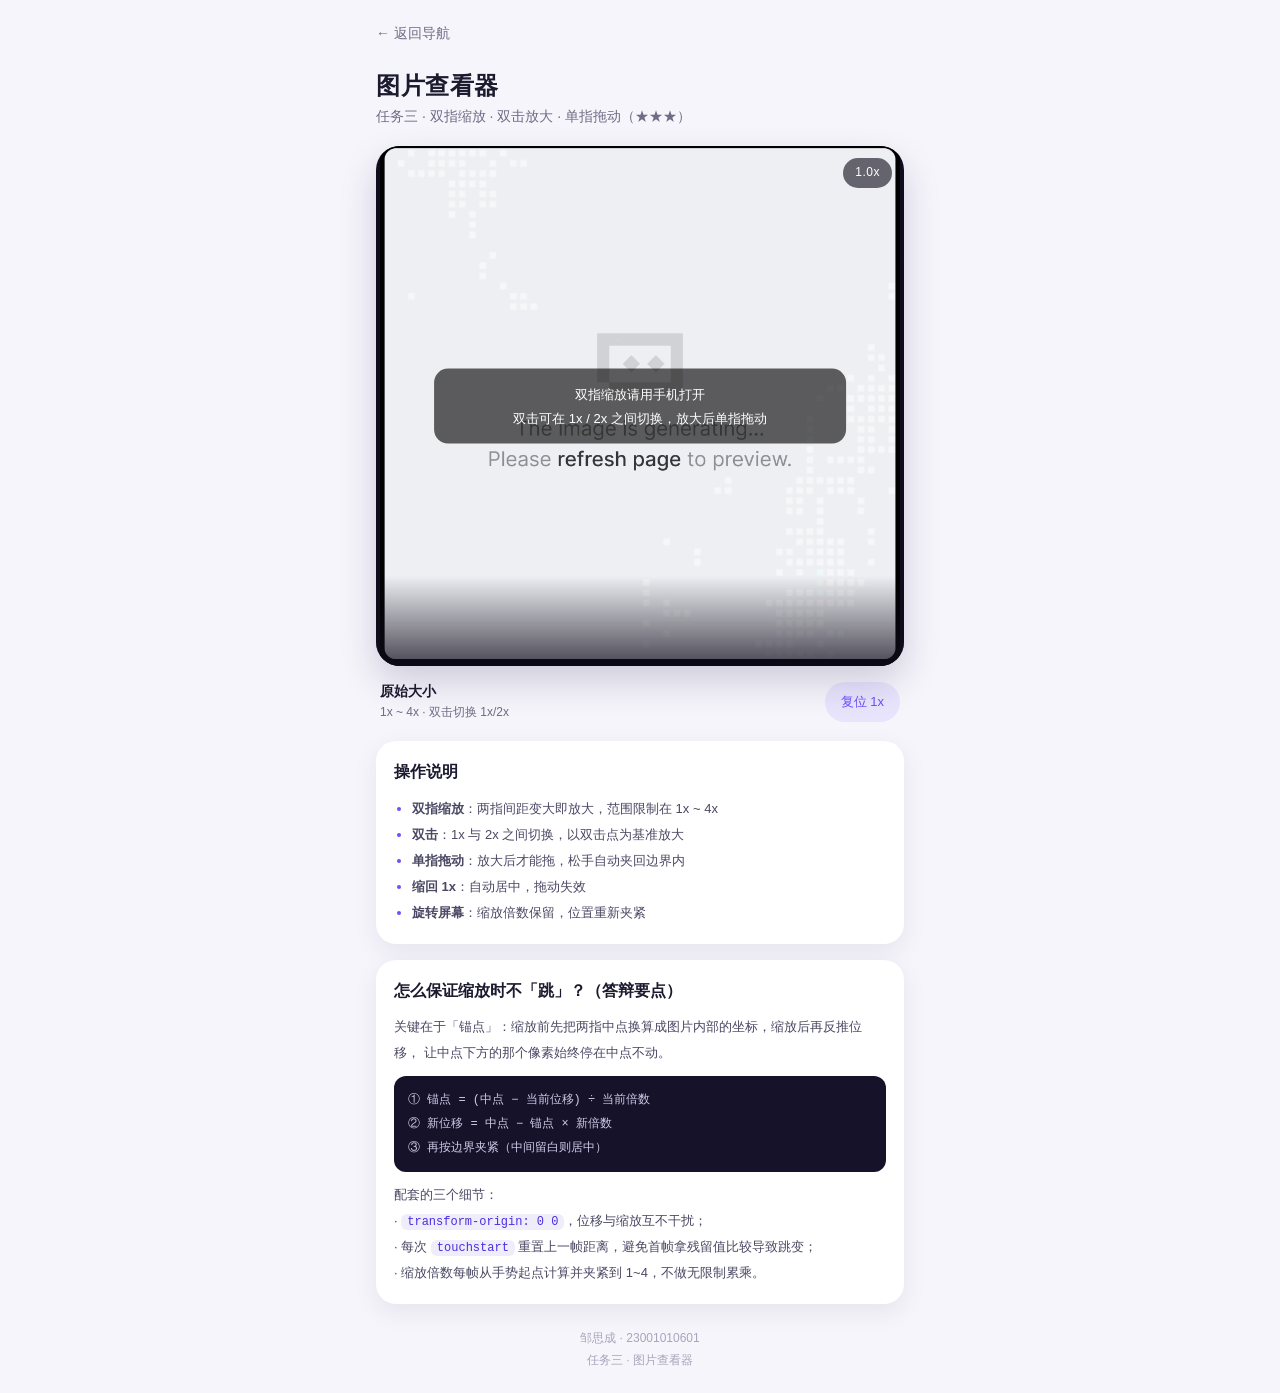
<file: mobile-zoom.html>
<!-- 姓名：邹思成    学号：23001010601    任务三：图片查看器    日期：2026-11-16 -->
<!DOCTYPE html>
<html lang="zh-CN">
<head>
  <meta charset="UTF-8">
  <!-- ① 视口：不写会整体缩小 -->
  <meta name="viewport" content="width=device-width, initial-scale=1.0">
  <title>任务三 · 图片查看器 | 邹思成</title>
  <link rel="stylesheet" href="assets/css/wy-common.css">
  <style>
    /* ---------------- 查看器舞台 ---------------- */
    .wy_stage {
      position: relative;
      height: min(68vh, 520px);
      border-radius: 24px;
      background: #100d1c;
      overflow: hidden;
      box-shadow: 0 16px 36px rgba(33, 24, 80, 0.18);
      /* ③ 手势全部由我接管：浏览器不要滚动、也不要缩放整页 */
      touch-action: none;
      user-select: none;
      -webkit-user-select: none;
      -webkit-touch-callout: none;
    }

    .wy_photo {
      position: absolute;
      left: 0;
      top: 0;
      /* 图片加载完成前先用容器尺寸兜底，避免原始 1832px 撑出来闪一下 */
      width: 100%;
      height: 100%;
      object-fit: contain;
      /* 缩放围绕左上角，位移与缩放才能分开算，不被原点干扰 */
      transform-origin: 0 0;
      will-change: transform;
      pointer-events: none;
      -webkit-user-drag: none;
    }

    /* 底部渐隐，让比例指示器和提示更清楚 */
    .wy_stage_fade {
      position: absolute;
      left: 0;
      right: 0;
      bottom: 0;
      height: 90px;
      background: linear-gradient(to top, rgba(16, 13, 28, 0.75), rgba(16, 13, 28, 0));
      pointer-events: none;
    }

    .wy_scale_badge {
      position: absolute;
      top: 12px;
      right: 12px;
      padding: 5px 12px;
      border-radius: 999px;
      background: rgba(16, 13, 28, 0.62);
      color: #fff;
      font-size: 12px;
      font-variant-numeric: tabular-nums;
      letter-spacing: 0.5px;
      backdrop-filter: blur(6px);
      pointer-events: none;
    }

    .wy_stage_hint {
      position: absolute;
      left: 50%;
      top: 50%;
      transform: translate(-50%, -50%);
      width: 78%;
      padding: 14px 16px;
      border-radius: 14px;
      background: rgba(0, 0, 0, 0.62);
      color: #fff;
      text-align: center;
      font-size: 13px;
      line-height: 1.8;
      pointer-events: none;
      transition: opacity 0.4s;
    }

    .wy_stage_hint.is-off {
      opacity: 0;
    }

    /* ---------------- 控制条 ---------------- */
    .wy_bar {
      display: flex;
      align-items: center;
      justify-content: space-between;
      margin-top: 14px;
      padding: 0 4px;
    }

    .wy_bar_text {
      font-size: 14px;
      font-weight: 700;
    }

    .wy_bar_text small {
      display: block;
      font-size: 12px;
      font-weight: 400;
      color: var(--wy_sub);
    }

    .wy_reset_btn {
      min-height: 40px;
      padding: 0 16px;
      border: 0;
      border-radius: 999px;
      background: rgba(107, 78, 255, 0.1);
      color: var(--wy_main);
      font-size: 13px;
      font-family: inherit;
      touch-action: manipulation;
    }

    .wy_reset_btn:active {
      background: rgba(107, 78, 255, 0.22);
    }

    /* ---------------- 说明 ---------------- */
    .wy_spec {
      margin: 0;
      padding-left: 18px;
      font-size: 13px;
      color: #4a4863;
      line-height: 2;
    }

    .wy_spec li::marker {
      color: var(--wy_main);
    }

    .wy_kbd {
      padding: 1px 6px;
      border-radius: 6px;
      background: #efedf9;
      color: #4a2fe0;
      font-family: "SF Mono", Consolas, monospace;
      font-size: 12px;
    }

    .wy_formula {
      margin-top: 10px;
      padding: 12px 14px;
      border-radius: 12px;
      background: #15122a;
      color: #cfcbe8;
      font-family: "SF Mono", Consolas, monospace;
      font-size: 12px;
      line-height: 2;
      overflow-x: auto;
    }
  </style>
</head>
<body>
  <div class="wy_page">

    <div class="wy_topbar">
      <a class="wy_back" href="index.html">← 返回导航</a>
    </div>

    <h1 class="wy_title">图片查看器</h1>
    <p class="wy_subtitle">任务三 · 双指缩放 · 双击放大 · 单指拖动（★★★）</p>

    <!-- 查看器 -->
    <div class="wy_stage" id="wy_stage">
      <img class="wy_photo" id="wy_photo" src="assets/img/wy-photo-main.jpg" alt="夜市蒸笼与红灯笼" draggable="false">
      <div class="wy_stage_fade"></div>
      <div class="wy_scale_badge" id="wy_scale_badge">1.0x</div>
      <div class="wy_stage_hint" id="wy_stage_hint">
        双指缩放请用手机打开<br>
        双击可在 1x / 2x 之间切换，放大后单指拖动
      </div>
    </div>

    <div class="wy_bar">
      <div class="wy_bar_text">
        <span id="wy_state_text">原始大小</span>
        <small>1x ~ 4x · 双击切换 1x/2x</small>
      </div>
      <button class="wy_reset_btn" id="wy_reset" type="button">复位 1x</button>
    </div>

    <div class="wy_card" style="margin-top: 18px;">
      <h2 class="wy_card_title">操作说明</h2>
      <ul class="wy_spec">
        <li><b>双指缩放</b>：两指间距变大即放大，范围限制在 1x ~ 4x</li>
        <li><b>双击</b>：1x 与 2x 之间切换，以双击点为基准放大</li>
        <li><b>单指拖动</b>：放大后才能拖，松手自动夹回边界内</li>
        <li><b>缩回 1x</b>：自动居中，拖动失效</li>
        <li><b>旋转屏幕</b>：缩放倍数保留，位置重新夹紧</li>
      </ul>
    </div>

    <div class="wy_card">
      <h2 class="wy_card_title">怎么保证缩放时不「跳」？（答辩要点）</h2>
      <p style="margin: 0 0 8px; font-size: 13px; color: #4a4863; line-height: 2;">
        关键在于「锚点」：缩放前先把两指中点换算成图片内部的坐标，缩放后再反推位移，
        让中点下方的那个像素始终停在中点不动。
      </p>
      <div class="wy_formula">
        ① 锚点 = (中点 − 当前位移) ÷ 当前倍数<br>
        ② 新位移 = 中点 − 锚点 × 新倍数<br>
        ③ 再按边界夹紧（中间留白则居中）
      </div>
      <p style="margin: 10px 0 0; font-size: 13px; color: #4a4863; line-height: 2;">
        配套的三个细节：<br>
        · <span class="wy_kbd">transform-origin: 0 0</span>，位移与缩放互不干扰；<br>
        · 每次 <span class="wy_kbd">touchstart</span> 重置上一帧距离，避免首帧拿残留值比较导致跳变；<br>
        · 缩放倍数每帧从手势起点计算并夹紧到 1~4，不做无限制累乘。
      </p>
    </div>

    <div class="wy_footer">
      邹思成 · 23001010601<br>
      任务三 · 图片查看器
    </div>

  </div>

  <script>
    (function () {
      'use strict';

      /* ============ 元素 ============ */
      var wy_stage = document.getElementById('wy_stage');
      var wy_photo = document.getElementById('wy_photo');
      var wy_badge = document.getElementById('wy_scale_badge');
      var wy_hint = document.getElementById('wy_stage_hint');
      var wy_stateText = document.getElementById('wy_state_text');
      var wy_resetBtn = document.getElementById('wy_reset');

      /* ============ 常量 ============ */
      var WY_MIN = 1;        // 最小倍数
      var WY_MAX = 4;        // 最大倍数
      var WY_DBL_MS = 300;   // 双击判定间隔
      var WY_TAP_PX = 10;    // 点击允许的最大位移

      /* ============ 状态 ============ */
      var wy_W = 0, wy_H = 0;           // 容器尺寸
      var wy_baseW = 0, wy_baseH = 0;   // 1x 时图片的显示尺寸
      var wy_scale = 1;                 // 当前倍数
      var wy_tx = 0, wy_ty = 0;         // 当前位移（屏幕像素）

      var wy_mode = '';                 // '' / 'pinch' / 'drag'
      var wy_skip = false;              // 动画期间忽略新手势

      var wy_pinchDist0 = 0;            // 双指起始间距
      var wy_pinchScale0 = 1;           // 双指起始倍数
      var wy_anchorX = 0, wy_anchorY = 0; // 起始锚点（图片内部坐标）

      var wy_dragX0 = 0, wy_dragY0 = 0; // 单指起始坐标
      var wy_dragTx0 = 0, wy_dragTy0 = 0;

      var wy_moved = false;             // 本次手势是否移动过（用于区分双击与拖动）
      var wy_lastTap = 0;               // 上一次单击的时间戳
      var wy_busyUntil = 0;             // 动画锁定结束时间

      /* ============ 基础工具 ============ */

      function wy_clampValue(wy_v, wy_min, wy_max) {
        return Math.min(wy_max, Math.max(wy_min, wy_v));
      }

      // 拖动过程中的软限制：超出边界越拖越沉，松手再弹回
      function wy_soft(wy_v, wy_min, wy_max) {
        if (wy_v > wy_max) {
          return wy_max + (wy_v - wy_max) * 0.35;
        }
        if (wy_v < wy_min) {
          return wy_min + (wy_v - wy_min) * 0.35;
        }
        return wy_v;
      }

      // 把当前状态写进 transform
      function wy_apply(wy_animate) {
        wy_photo.style.transition = wy_animate
          ? 'transform 0.25s cubic-bezier(0.25, 0.1, 0.25, 1)'
          : 'none';
        wy_photo.style.transform =
          'translate3d(' + wy_tx + 'px, ' + wy_ty + 'px, 0) scale(' + wy_scale + ')';
        wy_badge.textContent = wy_scale.toFixed(1) + 'x';
        wy_stateText.textContent = wy_scale <= 1.01
          ? '原始大小'
          : '已放大 ' + wy_scale.toFixed(1) + ' 倍';
      }

      // 边界夹紧：小于容器就居中，大于容器就限制在容器内
      function wy_clampPos() {
        var wy_rw = wy_baseW * wy_scale;
        var wy_rh = wy_baseH * wy_scale;

        if (wy_rw <= wy_W) {
          wy_tx = (wy_W - wy_rw) / 2;
        } else {
          wy_tx = wy_clampValue(wy_tx, wy_W - wy_rw, 0);
        }

        if (wy_rh <= wy_H) {
          wy_ty = (wy_H - wy_rh) / 2;
        } else {
          wy_ty = wy_clampValue(wy_ty, wy_H - wy_rh, 0);
        }
      }

      // 量尺寸 + 按 contain 规则算 1x 显示尺寸（保持原图比例，不拉伸）
      function wy_layout() {
        wy_W = wy_stage.clientWidth;
        wy_H = wy_stage.clientHeight;

        var wy_nw = wy_photo.naturalWidth || 1;
        var wy_nh = wy_photo.naturalHeight || 1;
        var wy_ratio = wy_nw / wy_nh;

        if (wy_W / wy_H > wy_ratio) {
          // 容器更宽：高度顶满，左右留白
          wy_baseH = wy_H;
          wy_baseW = wy_H * wy_ratio;
        } else {
          // 容器更窄：宽度顶满，上下留白
          wy_baseW = wy_W;
          wy_baseH = wy_W / wy_ratio;
        }

        wy_photo.style.width = wy_baseW + 'px';
        wy_photo.style.height = wy_baseH + 'px';
      }

      // 取两指中点（换算成相对容器的坐标）
      function wy_midPoint(e) {
        var wy_r = wy_stage.getBoundingClientRect();
        return {
          x: (e.touches[0].clientX + e.touches[1].clientX) / 2 - wy_r.left,
          y: (e.touches[0].clientY + e.touches[1].clientY) / 2 - wy_r.top
        };
      }

      function wy_twoDist(e) {
        return Math.hypot(
          e.touches[1].clientX - e.touches[0].clientX,
          e.touches[1].clientY - e.touches[0].clientY
        );
      }

      function wy_hideHint() {
        wy_hint.classList.add('is-off');
      }

      // 双击 / 复位统一走这里：以某点为锚点缩放到目标倍数
      function wy_zoomTo(wy_target, wy_px, wy_py) {
        var wy_old = wy_scale;                                // 先记住旧倍数
        var wy_new = wy_clampValue(wy_target, WY_MIN, WY_MAX);

        if (wy_new <= 1.01) {
          // 回到 1x：直接交给夹紧逻辑居中
          wy_scale = 1;
          wy_clampPos();
        } else {
          // 锚点换算：先用旧倍数把屏幕点换回图片坐标
          var wy_ax = (wy_px - wy_tx) / wy_old;
          var wy_ay = (wy_py - wy_ty) / wy_old;
          // 再按新倍数反推位移，让该点仍停在原处
          wy_scale = wy_new;
          wy_tx = wy_px - wy_ax * wy_new;
          wy_ty = wy_py - wy_ay * wy_new;
          wy_clampPos();
        }

        wy_apply(true);
        wy_busyUntil = Date.now() + 260;   // 过渡期间不接受新手势
      }

      /* ============ touchstart ============ */
      wy_stage.addEventListener('touchstart', function (e) {
        if (Date.now() < wy_busyUntil) {
          wy_skip = true;
          return;
        }
        wy_skip = false;
        wy_moved = false;
        wy_hideHint();

        var wy_r = wy_stage.getBoundingClientRect();

        if (e.touches.length >= 2) {
          /* --- 双指：进入缩放 --- */
          wy_mode = 'pinch';
          wy_pinchDist0 = wy_twoDist(e);
          wy_pinchScale0 = wy_scale;

          var wy_mid = wy_midPoint(e);
          // 关键：记下中点对应的图片内部坐标，之后缩放都围绕它
          wy_anchorX = (wy_mid.x - wy_tx) / wy_scale;
          wy_anchorY = (wy_mid.y - wy_ty) / wy_scale;
        } else {
          /* --- 单指：放大后才允许拖动 --- */
          wy_mode = wy_scale > 1.01 ? 'drag' : '';
          wy_dragX0 = e.touches[0].clientX - wy_r.left;
          wy_dragY0 = e.touches[0].clientY - wy_r.top;
          wy_dragTx0 = wy_tx;
          wy_dragTy0 = wy_ty;
        }
      }, { passive: true });

      /* ============ touchmove ============ */
      wy_stage.addEventListener('touchmove', function (e) {
        if (wy_skip) {
          return;
        }

        if (e.touches.length >= 2) {
          // 第二根手指可能在移动中途才加入，这里补一次初始化
          if (wy_mode !== 'pinch') {
            wy_mode = 'pinch';
            wy_pinchDist0 = wy_twoDist(e);
            wy_pinchScale0 = wy_scale;
            var wy_m0 = wy_midPoint(e);
            wy_anchorX = (wy_m0.x - wy_tx) / wy_scale;
            wy_anchorY = (wy_m0.y - wy_ty) / wy_scale;
          }

          e.preventDefault();   // 阻止浏览器把双指手势当成整页缩放

          // 倍数从"手势起点"算，而不是每帧累乘，避免误差滚雪球
          var wy_d = wy_twoDist(e);
          // 两指几乎重合时起始间距会接近 0，兜一个下限防止除零
          var wy_baseDist = wy_pinchDist0 > 1 ? wy_pinchDist0 : 1;
          var wy_target = wy_clampValue(
            wy_pinchScale0 * (wy_d / wy_baseDist),
            WY_MIN,
            WY_MAX
          );

          var wy_mid = wy_midPoint(e);
          wy_scale = wy_target;
          // 中点跟随手指：缩放的同时也能平移
          wy_tx = wy_mid.x - wy_anchorX * wy_scale;
          wy_ty = wy_mid.y - wy_anchorY * wy_scale;

          // 过程中的越界用软限制，松手再硬夹紧
          var wy_rw = wy_baseW * wy_scale;
          var wy_rh = wy_baseH * wy_scale;
          wy_tx = wy_soft(wy_tx, wy_W - wy_rw, 0);
          wy_ty = wy_soft(wy_ty, wy_H - wy_rh, 0);

          wy_moved = true;
          wy_apply(false);
          return;
        }

        /* --- 单指 --- */
        if (wy_mode !== 'drag') {
          return;
        }

        e.preventDefault();

        var wy_r = wy_stage.getBoundingClientRect();
        var wy_cx = e.touches[0].clientX - wy_r.left;
        var wy_cy = e.touches[0].clientY - wy_r.top;

        var wy_ntx = wy_dragTx0 + (wy_cx - wy_dragX0);
        var wy_nty = wy_dragTy0 + (wy_cy - wy_dragY0);

        var wy_rw2 = wy_baseW * wy_scale;
        var wy_rh2 = wy_baseH * wy_scale;
        wy_tx = wy_soft(wy_ntx, wy_W - wy_rw2, 0);
        wy_ty = wy_soft(wy_nty, wy_H - wy_rh2, 0);

        if (Math.abs(wy_cx - wy_dragX0) > WY_TAP_PX ||
            Math.abs(wy_cy - wy_dragY0) > WY_TAP_PX) {
          wy_moved = true;
        }

        wy_apply(false);
      }, { passive: false });

      /* ============ touchend ============ */
      wy_stage.addEventListener('touchend', function (e) {
        if (wy_skip) {
          wy_skip = false;
          wy_mode = '';
          return;
        }

        var wy_wasMode = wy_mode;
        var wy_r = wy_stage.getBoundingClientRect();

        // 单指时用抬手点补算位移：1x 下不进入拖动分支，也要能区分"点一下"和"拖了一下"
        if (wy_wasMode !== 'pinch' && e.changedTouches.length > 0) {
          var wy_endX = e.changedTouches[0].clientX - wy_r.left;
          var wy_endY = e.changedTouches[0].clientY - wy_r.top;
          if (Math.abs(wy_endX - wy_dragX0) > WY_TAP_PX ||
              Math.abs(wy_endY - wy_dragY0) > WY_TAP_PX) {
            wy_moved = true;
          }
        }

        // 收尾：夹回边界，带 0.25s 过渡
        if (wy_scale < 1.01) {
          wy_scale = 1;
        }
        wy_clampPos();
        wy_apply(true);
        wy_mode = '';

        // 双指手势结束时不参与双击判定
        if (wy_wasMode === 'pinch' || wy_moved) {
          wy_lastTap = 0;
          return;
        }

        // 单指且没移动 → 可能是一次点击，检查是否构成双击
        var wy_now = Date.now();
        if (wy_now - wy_lastTap < WY_DBL_MS && wy_lastTap !== 0) {
          var wy_t = e.changedTouches[0];
          var wy_px = wy_t.clientX - wy_r.left;
          var wy_py = wy_t.clientY - wy_r.top;

          if (wy_scale > 1.5) {
            wy_zoomTo(1, wy_px, wy_py);      // 已放大 → 回到 1x
          } else {
            wy_zoomTo(2, wy_px, wy_py);      // 1x → 放大到 2x
          }
          wy_lastTap = 0;                    // 重置，避免三击被算成两次双击
        } else {
          wy_lastTap = wy_now;
        }
      }, { passive: true });

      /* ============ touchcancel ============ */
      wy_stage.addEventListener('touchcancel', function () {
        wy_skip = false;
        wy_mode = '';
        wy_lastTap = 0;
        wy_clampPos();
        wy_apply(true);
      }, { passive: true });

      /* ============ 复位按钮 ============ */
      wy_resetBtn.addEventListener('click', function () {
        wy_scale = 1;
        wy_clampPos();
        wy_apply(true);
        wy_busyUntil = Date.now() + 260;
        wy_lastTap = 0;
      });

      /* ============ 初始化 ============ */
      function wy_init() {
        wy_layout();
        wy_scale = 1;
        wy_clampPos();     // 1x 时自动居中
        wy_apply(false);

        // 提示 3 秒后自动淡出
        setTimeout(wy_hideHint, 3000);
      }

      if (wy_photo.complete) {
        wy_init();
      } else {
        wy_photo.addEventListener('load', wy_init);
      }

      // 横竖屏切换：保留缩放倍数，重新量尺寸并夹紧
      window.addEventListener('resize', function () {
        wy_layout();
        wy_clampPos();
        wy_apply(false);
      });

    })();
  </script>
</body>
</html>
</file>
<file: assets/css/wy-common.css>
/* ==========================================================================
   姓名：邹思成    学号：23001010601
   文件：wy-common.css（公共样式）
   说明：只放全站通用的重置、排版、按钮与提示条。
        触摸手势相关样式（如 touch-action）一律写在各自页面里，
        绝不加在 body 上，避免整页无法滚动。
   ========================================================================== */

/* ① 全局去掉点击灰块（iOS / 安卓都认） */
* {
  -webkit-tap-highlight-color: transparent;
  box-sizing: border-box;
}

:root {
  --wy_bg: #f6f5fb;
  --wy_card: #ffffff;
  --wy_text: #1b1a2e;
  --wy_sub: #6f6d86;
  --wy_line: #e6e4f0;
  --wy_main: #6b4eff;
  --wy_main_deep: #4a2fe0;
  --wy_radius: 20px;
  --wy_shadow: 0 8px 24px rgba(43, 32, 100, 0.08);
}

html,
body {
  margin: 0;
  padding: 0;
}

body {
  background: var(--wy_bg);
  color: var(--wy_text);
  font-family: -apple-system, BlinkMacSystemFont, "PingFang SC",
    "Hiragino Sans GB", "Microsoft YaHei", sans-serif;
  font-size: 15px;
  line-height: 1.65;
  /* 让页面在 iPhone 上不被底部小黑条挡住 */
  padding-bottom: calc(16px + env(safe-area-inset-bottom));
  -webkit-font-smoothing: antialiased;
}

.wy_page {
  max-width: 560px;
  margin: 0 auto;
  padding: 0 16px;
}

/* 顶部返回条 */
.wy_topbar {
  display: flex;
  align-items: center;
  gap: 8px;
  padding: 12px 0 6px;
}

.wy_back {
  display: inline-flex;
  align-items: center;
  min-height: 44px;
  color: var(--wy_sub);
  text-decoration: none;
  font-size: 14px;
  /* 消除历史 300ms 点击延迟 */
  touch-action: manipulation;
}

.wy_back:active {
  color: var(--wy_main);
}

/* 页面主标题 */
.wy_title {
  margin: 8px 0 4px;
  font-size: 24px;
  line-height: 1.3;
  letter-spacing: 0.5px;
}

.wy_subtitle {
  margin: 0 0 18px;
  color: var(--wy_sub);
  font-size: 14px;
}

/* 卡片 */
.wy_card {
  background: var(--wy_card);
  border-radius: var(--wy_radius);
  box-shadow: var(--wy_shadow);
  padding: 18px;
  margin-bottom: 16px;
}

.wy_card_title {
  margin: 0 0 10px;
  font-size: 16px;
  font-weight: 700;
}

/* 按钮：移动端最小触控区 44px */
.wy_btn {
  display: inline-flex;
  align-items: center;
  justify-content: center;
  min-height: 44px;
  padding: 0 20px;
  border: 0;
  border-radius: 999px;
  background: var(--wy_main);
  color: #fff;
  font-size: 15px;
  font-family: inherit;
  font-weight: 600;
  cursor: pointer;
  touch-action: manipulation;
  transition: background 0.2s, transform 0.1s;
}

/* 手指没有悬停态，按压反馈统一用 :active */
.wy_btn:active {
  background: var(--wy_main_deep);
  transform: scale(0.97);
}

.wy_btn--ghost {
  background: rgba(107, 78, 255, 0.1);
  color: var(--wy_main);
}

.wy_btn--ghost:active {
  background: rgba(107, 78, 255, 0.2);
  color: var(--wy_main_deep);
}

/* 提示条 */
.wy_hint {
  display: block;
  padding: 10px 14px;
  border-radius: 12px;
  background: rgba(107, 78, 255, 0.08);
  color: #4f4680;
  font-size: 13px;
  line-height: 1.6;
}

.wy_hint--warn {
  background: rgba(255, 138, 0, 0.12);
  color: #8a4b00;
}

/* 页脚署名 */
.wy_footer {
  margin: 24px 0 6px;
  text-align: center;
  color: #a7a5ba;
  font-size: 12px;
  line-height: 1.8;
}

/* 通用工具类 */
.wy_hidden {
  display: none !important;
}
</file>
